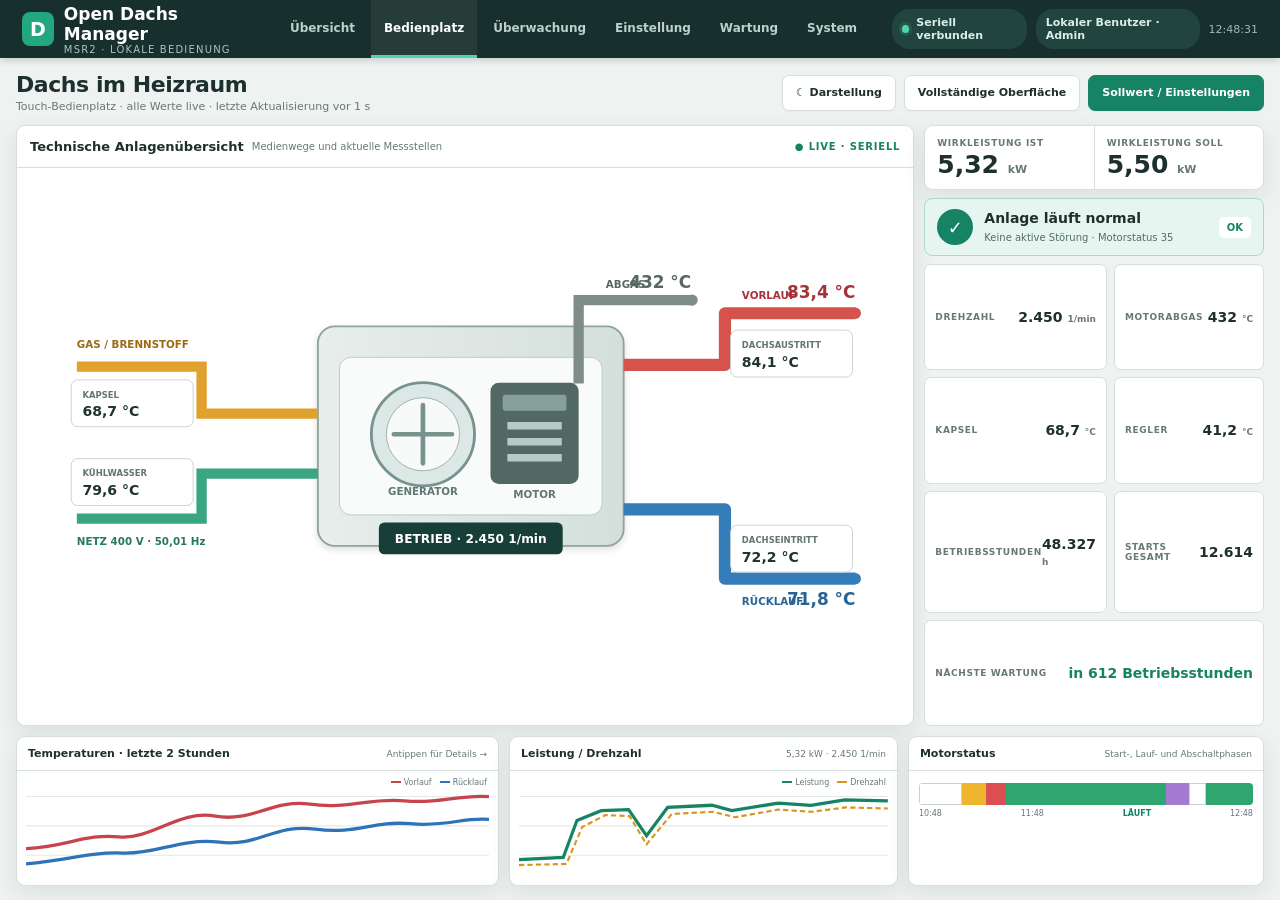
<file: docs/mockups/tablet-bedienplatz-1366x768.html>
<!doctype html>
<html lang="de">
<head>
  <meta charset="utf-8">
  <meta name="viewport" content="width=device-width,initial-scale=1">
  <title>Open Dachs Manager · Bedienplatz Mockup</title>
  <style>
    :root{--bg:#eef2f1;--surface:#fff;--ink:#1d302e;--muted:#667976;--line:#d6dfdd;--green:#168365;--green2:#22a77f;--soft:#e3f3ed;--amber:#d89520;--red:#c8444d;--blue:#2e72b8;--shadow:0 7px 22px rgba(37,64,59,.09)}
    *{box-sizing:border-box}html,body{margin:0;width:100%;height:100%;overflow:hidden;background:var(--bg);color:var(--ink);font-family:Inter,ui-sans-serif,system-ui,-apple-system,"Segoe UI",sans-serif}
    body{display:grid;grid-template-rows:58px 1fr}
    header{display:flex;align-items:center;gap:22px;padding:0 22px;background:#18302d;color:#fff;box-shadow:0 2px 8px rgba(0,0,0,.18)}
    .brand{display:flex;align-items:center;gap:10px;min-width:225px}.mark{display:grid;place-items:center;width:34px;height:34px;border-radius:8px;background:var(--green2);font-size:19px;font-weight:900}.brand b{font-size:17px}.brand small{display:block;color:#a9c5bf;font-size:10px;letter-spacing:.12em;text-transform:uppercase}
    nav{display:flex;align-self:stretch;gap:3px}nav span{display:grid;place-items:center;padding:0 13px;color:#bcd0cc;font-size:12px;font-weight:700;border-bottom:3px solid transparent}.active{color:#fff!important;background:rgba(255,255,255,.06);border-bottom-color:#4ed4ad!important}
    .head-status{display:flex;align-items:center;gap:9px;margin-left:auto}.pill{display:flex;align-items:center;gap:7px;padding:7px 10px;border-radius:18px;background:#22443e;color:#d9eee9;font-size:11px;font-weight:750}.dot{width:8px;height:8px;border-radius:50%;background:#50d4a9;box-shadow:0 0 0 3px rgba(80,212,169,.14)}.clock{color:#9fb9b4;font-size:11px}
    main{padding:12px 16px 14px;display:grid;grid-template-rows:45px minmax(0,1fr) 150px;gap:10px;min-height:0}
    .titlebar{display:flex;align-items:center}.titlebar h1{margin:0;font-size:22px;letter-spacing:-.02em}.titlebar p{margin:3px 0 0;color:var(--muted);font-size:11px}.title-actions{display:flex;gap:8px;margin-left:auto}.button{display:grid;place-items:center;min-height:36px;padding:0 13px;border:1px solid var(--line);border-radius:7px;background:var(--surface);font-size:11px;font-weight:750;box-shadow:0 1px 2px rgba(0,0,0,.04)}.button.green{border-color:var(--green);background:var(--green);color:#fff}
    .middle{display:grid;grid-template-columns:minmax(0,2.38fr) minmax(310px,.9fr);gap:10px;min-height:0}.panel{background:var(--surface);border:1px solid var(--line);border-radius:9px;box-shadow:var(--shadow);overflow:hidden}.panel-head{height:42px;display:flex;align-items:center;padding:0 13px;border-bottom:1px solid var(--line)}.panel-head b{font-size:13px}.panel-head small{margin-left:8px;color:var(--muted);font-size:10px}.live{margin-left:auto;color:var(--green);font-size:10px;font-weight:850;letter-spacing:.08em}
    .schematic{height:calc(100% - 42px);padding:8px 12px 10px}.schematic svg{display:block;width:100%;height:100%}
    .side{display:grid;grid-template-rows:auto auto 1fr;gap:8px;min-height:0}.hero{display:grid;grid-template-columns:1fr 1fr;gap:1px;background:var(--line)}.hero>div{padding:12px;background:#fff}.hero span,.metric span{display:block;color:var(--muted);font-size:9px;font-weight:750;letter-spacing:.07em;text-transform:uppercase}.hero strong{display:block;margin-top:4px;font-size:25px;line-height:1}.hero em{font-size:11px;font-style:normal;color:var(--muted)}
    .state{display:flex;align-items:center;gap:11px;padding:10px 12px;background:#e6f5ef;border:1px solid #a9d9c8;border-radius:8px}.state-icon{display:grid;place-items:center;width:36px;height:36px;border-radius:50%;background:var(--green);color:#fff;font-size:18px}.state b{display:block;font-size:14px}.state small{color:#4f6e67;font-size:10px}.state .code{margin-left:auto;padding:5px 8px;border-radius:5px;background:#fff;color:var(--green);font-size:10px;font-weight:850}
    .metrics{display:grid;grid-template-columns:1fr 1fr;gap:7px;min-height:0}.metric{display:flex;align-items:center;justify-content:space-between;padding:8px 10px;border:1px solid var(--line);border-radius:7px;background:#fff}.metric strong{font-size:14px}.metric small{font-size:9px;color:var(--muted)}.metric.wide{grid-column:1/-1}.service{color:var(--green)}
    .trends{display:grid;grid-template-columns:1.18fr .95fr .87fr;gap:10px;min-height:0}.trend{display:grid;grid-template-rows:34px 1fr;min-width:0}.trend-title{display:flex;align-items:center;padding:0 11px;border-bottom:1px solid var(--line)}.trend-title b{font-size:11px}.trend-title span{margin-left:auto;color:var(--muted);font-size:9px}.chart{position:relative;padding:6px 9px 8px}.chart svg{width:100%;height:100%;display:block}.legend{position:absolute;right:11px;top:7px;display:flex;gap:8px;font-size:8px;color:var(--muted)}.key:before{content:"";display:inline-block;width:10px;height:2px;margin:0 3px 2px 0;background:var(--c)}
    .statusband{display:flex;height:22px;margin:12px 10px 4px;border-radius:4px;overflow:hidden}.statusband i{display:block}.statusnote{display:flex;justify-content:space-between;padding:0 10px;color:var(--muted);font-size:8px}.touch-note{position:absolute;left:-9999px}
  </style>
</head>
<body>
  <header>
    <div class="brand"><span class="mark">D</span><div><b>Open Dachs Manager</b><small>MSR2 · lokale Bedienung</small></div></div>
    <nav><span>Übersicht</span><span class="active">Bedienplatz</span><span>Überwachung</span><span>Einstellung</span><span>Wartung</span><span>System</span></nav>
    <div class="head-status"><span class="pill"><i class="dot"></i> Seriell verbunden</span><span class="pill">Lokaler Benutzer · Admin</span><span class="clock">12:48:31</span></div>
  </header>
  <main>
    <section class="titlebar"><div><h1>Dachs im Heizraum</h1><p>Touch-Bedienplatz · alle Werte live · letzte Aktualisierung vor 1 s</p></div><div class="title-actions"><span class="button">☾ Darstellung</span><span class="button">Vollständige Oberfläche</span><span class="button green">Sollwert / Einstellungen</span></div></section>
    <section class="middle">
      <article class="panel">
        <div class="panel-head"><b>Technische Anlagenübersicht</b><small>Medienwege und aktuelle Messstellen</small><span class="live">● LIVE · SERIELL</span></div>
        <div class="schematic">
          <svg viewBox="0 0 930 390" role="img" aria-label="Technische Dachs Anlagenübersicht">
            <defs><linearGradient id="unit" x1="0" x2="1"><stop stop-color="#e7eeec"/><stop offset="1" stop-color="#d4dfdc"/></linearGradient><filter id="s"><feDropShadow dx="0" dy="3" stdDeviation="4" flood-opacity=".13"/></filter></defs>
            <rect x="308" y="68" width="326" height="234" rx="18" fill="url(#unit)" stroke="#8fa39f" stroke-width="2" filter="url(#s)"/>
            <rect x="331" y="101" width="280" height="168" rx="12" fill="#f9fbfa" stroke="#b9c8c5"/>
            <circle cx="420" cy="183" r="55" fill="#dce8e5" stroke="#78938d" stroke-width="3"/><circle cx="420" cy="183" r="39" fill="#f8faf9" stroke="#9cafaa"/><path d="M389 183h62M420 152v62" stroke="#78938d" stroke-width="5" stroke-linecap="round"/><text x="420" y="248" text-anchor="middle" fill="#627873" font-size="11" font-weight="800">GENERATOR</text>
            <rect x="492" y="128" width="94" height="108" rx="9" fill="#526864"/><rect x="505" y="141" width="68" height="17" rx="3" fill="#86a19b"/><path d="M510 174h58M510 191h58M510 208h58" stroke="#b8cac6" stroke-width="8"/><text x="539" y="251" text-anchor="middle" fill="#627873" font-size="11" font-weight="800">MOTOR</text>
            <rect x="373" y="277" width="196" height="34" rx="6" fill="#173f38"/><text x="471" y="299" text-anchor="middle" fill="#fff" font-size="13" font-weight="800">BETRIEB · 2.450 1/min</text>
            <path d="M634 109H742V54H881" fill="none" stroke="#d5524d" stroke-width="13" stroke-linejoin="round"/><path d="M634 263H742V337H881" fill="none" stroke="#347db9" stroke-width="13" stroke-linejoin="round"/><path d="M586 129V40H707" fill="none" stroke="#7e8c8a" stroke-width="11"/><path d="M308 161H184V111H51" fill="none" stroke="#e0a12d" stroke-width="11"/><path d="M308 225H184V273H51" fill="none" stroke="#3aa681" stroke-width="11"/>
            <g font-family="Inter,system-ui"><text x="760" y="39" fill="#a83239" font-size="11" font-weight="800">VORLAUF</text><text x="881" y="38" text-anchor="end" fill="#a83239" font-size="18" font-weight="900">83,4 °C</text><text x="760" y="365" fill="#276394" font-size="11" font-weight="800">RÜCKLAUF</text><text x="881" y="365" text-anchor="end" fill="#276394" font-size="18" font-weight="900">71,8 °C</text><text x="615" y="27" fill="#566865" font-size="11" font-weight="800">ABGAS</text><text x="706" y="27" text-anchor="end" fill="#566865" font-size="18" font-weight="900">432 °C</text><text x="51" y="91" fill="#9a6b14" font-size="11" font-weight="800">GAS / BRENNSTOFF</text><text x="51" y="301" fill="#28785f" font-size="11" font-weight="800">NETZ 400 V · 50,01 Hz</text></g>
            <g fill="#fff" stroke="#c6d2d0"><rect x="748" y="72" width="130" height="50" rx="7"/><rect x="748" y="280" width="130" height="50" rx="7"/><rect x="45" y="125" width="130" height="50" rx="7"/><rect x="45" y="209" width="130" height="50" rx="7"/></g>
            <g fill="#617572" font-size="9" font-weight="750"><text x="760" y="91">DACHSAUSTRITT</text><text x="760" y="111" fill="#1f3431" font-size="15">84,1 °C</text><text x="760" y="299">DACHSEINTRITT</text><text x="760" y="319" fill="#1f3431" font-size="15">72,2 °C</text><text x="57" y="144">KAPSEL</text><text x="57" y="164" fill="#1f3431" font-size="15">68,7 °C</text><text x="57" y="228">KÜHLWASSER</text><text x="57" y="248" fill="#1f3431" font-size="15">79,6 °C</text></g>
            <circle cx="881" cy="54" r="6" fill="#d5524d"/><circle cx="881" cy="337" r="6" fill="#347db9"/><circle cx="707" cy="40" r="6" fill="#7e8c8a"/>
          </svg>
        </div>
      </article>
      <aside class="side">
        <article class="panel hero"><div><span>Wirkleistung Ist</span><strong>5,32 <em>kW</em></strong></div><div><span>Wirkleistung Soll</span><strong>5,50 <em>kW</em></strong></div></article>
        <div class="state"><span class="state-icon">✓</span><div><b>Anlage läuft normal</b><small>Keine aktive Störung · Motorstatus 35</small></div><span class="code">OK</span></div>
        <div class="metrics">
          <div class="metric"><span>Drehzahl</span><strong>2.450 <small>1/min</small></strong></div><div class="metric"><span>Motorabgas</span><strong>432 <small>°C</small></strong></div>
          <div class="metric"><span>Kapsel</span><strong>68,7 <small>°C</small></strong></div><div class="metric"><span>Regler</span><strong>41,2 <small>°C</small></strong></div>
          <div class="metric"><span>Betriebsstunden</span><strong>48.327 <small>h</small></strong></div><div class="metric"><span>Starts gesamt</span><strong>12.614</strong></div>
          <div class="metric wide"><span>Nächste Wartung</span><strong class="service">in 612 Betriebsstunden</strong></div>
        </div>
      </aside>
    </section>
    <section class="trends">
      <article class="panel trend"><div class="trend-title"><b>Temperaturen · letzte 2 Stunden</b><span>Antippen für Details →</span></div><div class="chart"><div class="legend"><span class="key" style="--c:#c8444d">Vorlauf</span><span class="key" style="--c:#2e72b8">Rücklauf</span></div><svg viewBox="0 0 440 92" preserveAspectRatio="none"><g stroke="#e3e9e7" stroke-width="1"><path d="M0 18H440M0 45H440M0 72H440"/></g><path d="M0 66C40 64 56 52 88 55S145 30 180 36S235 20 270 25S327 19 360 22S410 16 440 18" fill="none" stroke="#c8444d" stroke-width="3"/><path d="M0 80C45 76 58 69 92 70S145 56 184 60S235 43 275 48S329 40 365 43S414 37 440 39" fill="none" stroke="#2e72b8" stroke-width="3"/></svg></div></article>
      <article class="panel trend"><div class="trend-title"><b>Leistung / Drehzahl</b><span>5,32 kW · 2.450 1/min</span></div><div class="chart"><div class="legend"><span class="key" style="--c:#168365">Leistung</span><span class="key" style="--c:#d89520">Drehzahl</span></div><svg viewBox="0 0 350 92" preserveAspectRatio="none"><g stroke="#e3e9e7"><path d="M0 18H350M0 45H350M0 72H350"/></g><path d="M0 76L42 74L55 40L78 31L104 30L121 54L141 28L183 26L202 31L246 24L277 26L309 21L350 22" fill="none" stroke="#168365" stroke-width="3"/><path d="M0 81L45 80L60 46L82 35L105 36L121 62L145 34L184 32L205 37L246 30L278 32L310 28L350 29" fill="none" stroke="#d89520" stroke-width="2" stroke-dasharray="5 3"/></svg></div></article>
      <article class="panel trend"><div class="trend-title"><b>Motorstatus</b><span>Start-, Lauf- und Abschaltphasen</span></div><div><div class="statusband"><i style="width:13%;background:#fff;border:1px solid #c9d1d0"></i><i style="width:7%;background:#f0b52e"></i><i style="width:6%;background:#db4e51"></i><i style="width:48%;background:#2fa66f"></i><i style="width:7%;background:#a47ad3"></i><i style="width:5%;background:#fff;border:1px solid #c9d1d0"></i><i style="width:14%;background:#2fa66f"></i></div><div class="statusnote"><span>10:48</span><span>11:48</span><b style="color:#168365">LÄUFT</b><span>12:48</span></div></div></article>
    </section>
  </main>
</body>
</html>
</file>
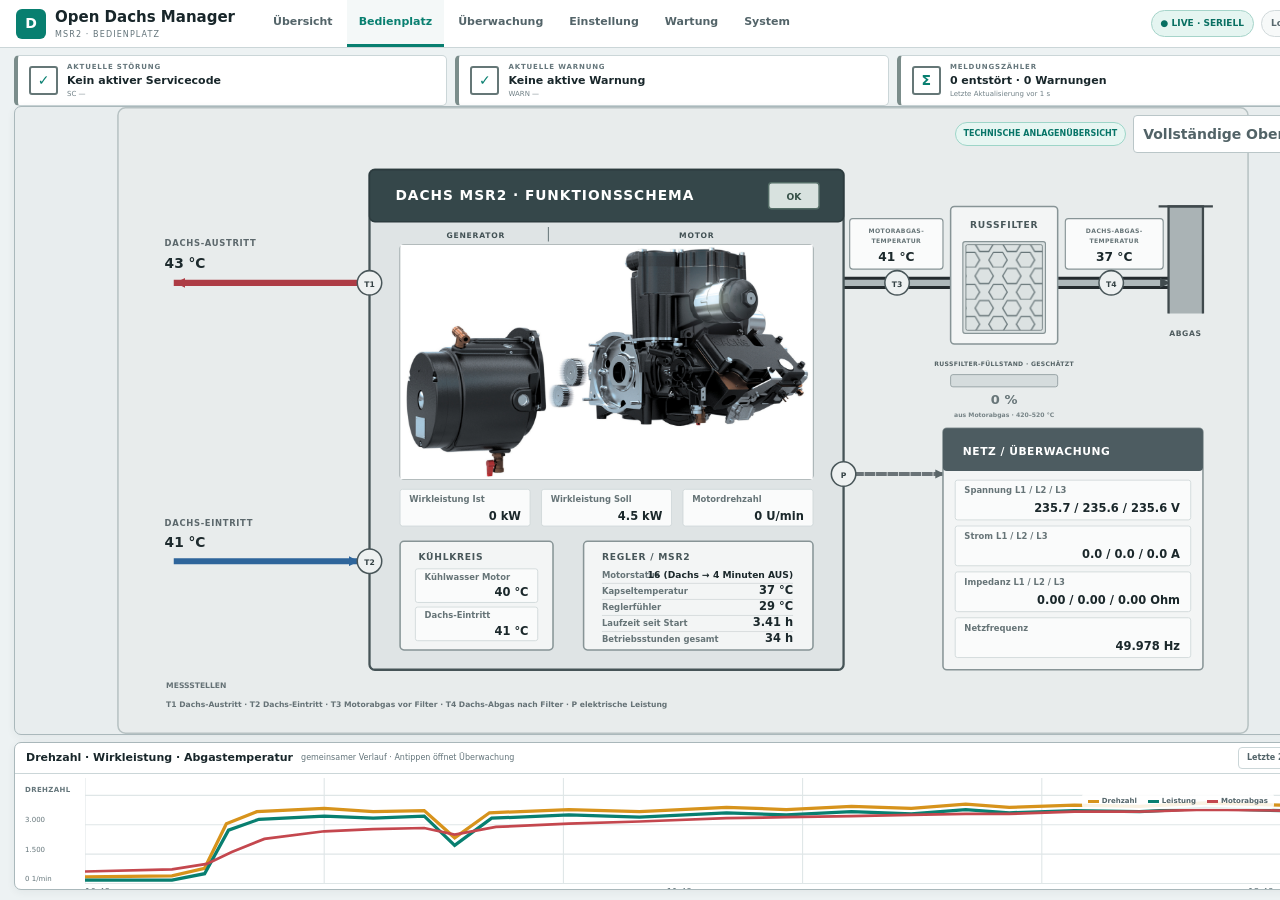
<file: docs/mockups/tablet-bedienplatz-v2-1366x768.html>
<!doctype html>
<html lang="de">
<head>
  <meta charset="utf-8">
  <meta name="viewport" content="width=device-width,initial-scale=1">
  <title>Open Dachs Manager · Bedienplatz V2</title>
  <link rel="stylesheet" href="../../src/open_dachs_manager/web/style.css">
  <style>
    :root { --tablet-green:#087f70; --tablet-ink:#18262a; --tablet-line:#cbd6d8; --tablet-muted:#63747a; }
    * { box-sizing:border-box; }
    html,body { width:1366px; height:768px; margin:0; overflow:hidden; background:#edf2f3; color:var(--tablet-ink); font-family:Inter,system-ui,-apple-system,"Segoe UI",sans-serif; }
    body { display:grid; grid-template-rows:48px 58px 1fr; }
    .tablet-header { display:flex; align-items:center; gap:20px; padding:0 16px; background:#fff; border-bottom:1px solid var(--tablet-line); }
    .tablet-brand { display:flex; align-items:center; gap:9px; min-width:225px; }
    .tablet-logo { display:grid; place-items:center; width:30px; height:30px; border-radius:6px; background:var(--tablet-green); color:#fff; font-weight:900; }
    .tablet-brand strong { display:block; font-size:15px; }
    .tablet-brand small { display:block; color:var(--tablet-muted); font-size:8px; letter-spacing:.14em; }
    .tablet-nav { display:flex; align-self:stretch; gap:2px; }
    .tablet-nav span { display:grid; place-items:center; padding:0 12px; border-bottom:3px solid transparent; color:#536469; font-size:11px; font-weight:800; }
    .tablet-nav .active { color:var(--tablet-green); background:#f4f8f8; border-bottom-color:var(--tablet-green); }
    .tablet-session { display:flex; align-items:center; gap:7px; margin-left:auto; }
    .tablet-pill { padding:6px 9px; border:1px solid #a6d4ca; border-radius:16px; background:#e5f5f1; color:#086f62; font-size:9px; font-weight:850; }
    .tablet-pill.local { border-color:#d1d9db; background:#f7f9f9; color:#58686d; }
    .tablet-status { display:grid; grid-template-columns:1fr 1fr 1.05fr; gap:8px; padding:7px 14px; }
    .tablet-status article { display:flex; align-items:center; min-width:0; padding:6px 11px; border:1px solid var(--tablet-line); border-left:4px solid #7b8d8b; border-radius:5px; background:#fff; }
    .status-mark { display:grid; place-items:center; flex:0 0 29px; height:29px; margin-right:9px; border:2px solid #657777; border-radius:3px; color:#087f70; font-weight:900; }
    .tablet-status small { display:block; color:#65767b; font-size:7px; font-weight:850; letter-spacing:.12em; }
    .tablet-status strong { display:block; overflow:hidden; margin-top:1px; font-size:11px; text-overflow:ellipsis; white-space:nowrap; }
    .tablet-status em { display:block; color:#718187; font-size:7px; font-style:normal; }
    .tablet-main { display:grid; grid-template-rows:minmax(0,1fr) 148px; gap:7px; min-height:0; padding:0 14px 10px; }
    .tablet-panel { min-height:0; overflow:hidden; border:1px solid #aab8bb; border-radius:7px; background:#fff; box-shadow:0 2px 8px rgba(34,54,59,.06); }
    .tablet-schematic { position:relative; background:#e8edee; }
    .tablet-schematic-head { position:absolute; z-index:2; top:8px; right:9px; display:flex; align-items:center; gap:7px; }
    .tablet-schematic-head span { padding:5px 8px; border:1px solid #9dd5c8; border-radius:15px; background:#e7f6f2; color:#087568; font-size:8px; font-weight:900; }
    .tablet-schematic-head button { padding:5px 9px; border:1px solid #bac6c8; border-radius:4px; background:#fff; color:#526367; font:800 8px inherit; }
    #technicalMount { width:100%; height:100%; }
    #technicalMount .hmi-technical-view { display:block !important; width:100%; height:100%; }
    #technicalMount .hmi-technical-diagram { display:block; width:100%; height:100%; max-width:none; }
    .tablet-chart { display:grid; grid-template-rows:31px 1fr; }
    .chart-head { display:flex; align-items:center; padding:0 11px; border-bottom:1px solid var(--tablet-line); }
    .chart-head strong { font-size:11px; }
    .chart-head small { margin-left:8px; color:var(--tablet-muted); font-size:8px; }
    .chart-head .chart-range { margin-left:auto; padding:4px 8px; border:1px solid var(--tablet-line); border-radius:4px; color:#536469; font-size:8px; font-weight:800; }
    .chart-body { display:grid; grid-template-columns:62px 1fr 62px; min-height:0; padding:4px 8px 5px; }
    .chart-axis { display:flex; flex-direction:column; justify-content:space-between; padding:7px 2px 13px; color:#65767b; font-size:7px; }
    .chart-axis.right { text-align:right; }
    .chart-axis b { font-size:7px; letter-spacing:.05em; }
    .plot { position:relative; min-width:0; }
    .plot svg { display:block; width:100%; height:100%; }
    .chart-legend { position:absolute; top:3px; right:7px; display:flex; gap:11px; padding:3px 6px; border-radius:4px; background:rgba(255,255,255,.88); color:#536469; font-size:7px; font-weight:800; }
    .chart-legend i { display:inline-block; width:11px; height:3px; margin-right:3px; vertical-align:middle; background:var(--key); }
  </style>
</head>
<body>
  <header class="tablet-header">
    <div class="tablet-brand"><span class="tablet-logo">D</span><div><strong>Open Dachs Manager</strong><small>MSR2 · BEDIENPLATZ</small></div></div>
    <nav class="tablet-nav"><span>Übersicht</span><span class="active">Bedienplatz</span><span>Überwachung</span><span>Einstellung</span><span>Wartung</span><span>System</span></nav>
    <div class="tablet-session"><span class="tablet-pill">● LIVE · SERIELL</span><span class="tablet-pill local">Lokal · Admin</span></div>
  </header>
  <section class="tablet-status">
    <article><span class="status-mark">✓</span><div><small>AKTUELLE STÖRUNG</small><strong>Kein aktiver Servicecode</strong><em>SC —</em></div></article>
    <article><span class="status-mark">✓</span><div><small>AKTUELLE WARNUNG</small><strong>Keine aktive Warnung</strong><em>WARN —</em></div></article>
    <article><span class="status-mark">Σ</span><div><small>MELDUNGSZÄHLER</small><strong>0 entstört · 0 Warnungen</strong><em>Letzte Aktualisierung vor 1 s</em></div></article>
  </section>
  <main class="tablet-main">
    <section class="tablet-panel tablet-schematic">
      <div class="tablet-schematic-head"><span>TECHNISCHE ANLAGENÜBERSICHT</span><button>Vollständige Oberfläche</button></div>
      <div id="technicalMount" aria-label="Technische Anlagenübersicht"></div>
    </section>
    <section class="tablet-panel tablet-chart">
      <div class="chart-head"><strong>Drehzahl · Wirkleistung · Abgastemperatur</strong><small>gemeinsamer Verlauf · Antippen öffnet Überwachung</small><span class="chart-range">Letzte 2 Stunden ▾</span></div>
      <div class="chart-body">
        <div class="chart-axis"><b>DREHZAHL</b><span>3.000</span><span>1.500</span><span>0 1/min</span></div>
        <div class="plot">
          <div class="chart-legend"><span><i style="--key:#d7931c"></i>Drehzahl</span><span><i style="--key:#087f70"></i>Leistung</span><span><i style="--key:#c4474e"></i>Motorabgas</span></div>
          <svg viewBox="0 0 1100 110" preserveAspectRatio="none" aria-label="Kombiniertes Zeitdiagramm">
            <g stroke="#dfe6e7" stroke-width="1"><path d="M0 16H1100M0 43H1100M0 70H1100M0 97H1100"></path><path d="M0 0V97M220 0V97M440 0V97M660 0V97M880 0V97M1100 0V97"></path></g>
            <path d="M0 91L80 90L110 83L130 42L158 31L220 28L265 31L312 30L340 55L372 32L445 29L510 31L590 27L645 29L705 26L760 28L810 24L850 27L910 25L970 26L1030 23L1100 25" fill="none" stroke="#d7931c" stroke-width="3"></path>
            <path d="M0 94L80 94L110 88L132 48L160 38L220 35L265 37L312 35L340 62L374 37L445 34L510 36L590 32L645 34L705 31L760 33L810 29L850 32L910 30L970 31L1030 28L1100 30" fill="none" stroke="#087f70" stroke-width="3"></path>
            <path d="M0 86L80 84L112 79L135 68L165 56L220 49L265 47L312 46L340 52L378 45L445 42L510 40L590 37L645 36L705 35L760 34L810 33L850 33L910 31L970 31L1030 29L1100 30" fill="none" stroke="#c4474e" stroke-width="2.5"></path>
            <g fill="#697a7f" font-size="8"><text x="0" y="108">10:48</text><text x="535" y="108">11:48</text><text x="1070" y="108">12:48</text></g>
          </svg>
        </div>
        <div class="chart-axis right"><b>LEISTUNG / ABGAS</b><span>6 kW · 600 °C</span><span>3 kW · 300 °C</span><span>0</span></div>
      </div>
    </section>
  </main>
  <script>
    fetch("../../src/open_dachs_manager/web/index.html")
      .then((response) => response.text())
      .then((html) => {
        const source = new DOMParser().parseFromString(html, "text/html");
        const view = source.querySelector('[data-schematic-view="technical"]');
        if (!view) throw new Error("Technisches Schema nicht gefunden");
        view.hidden = false;
        const image = view.querySelector("image");
        if (image) image.setAttribute("href", "../../src/open_dachs_manager/web/dachs-generator-motor.png");
        const values = {
          "v95-tech-dachs-austritt":"43 °C", "v95-tech-dachs-eintritt":"41 °C", "v95-tech-state-code":"OK",
          "v95-tech-wirkleistung":"0 kW", "v95-tech-wirkleistung-soll":"4.5 kW", "v95-tech-drehzahl":"0 U/min",
          "v95-tech-kuehlwasser":"40 °C", "v95-tech-eintritt-inside":"41 °C", "v95-tech-motorstatus":"16 (Dachs → 4 Minuten AUS)",
          "v95-tech-kapsel":"37 °C", "v95-tech-regler":"29 °C", "v95-tech-betriebsstunden":"3.41 h", "v95-tech-betriebsstunden-gesamt":"34 h",
          "v95-tech-abgas-motor":"41 °C", "v95-tech-abgas-hka":"37 °C", "v98-tech-soot-fill":"0 %",
          "v95-tech-voltage":"235.7 / 235.6 / 235.6 V", "v95-tech-current":"0.0 / 0.0 / 0.0 A",
          "v95-tech-impedance":"0.00 / 0.00 / 0.00 Ohm", "v95-tech-frequency":"49.978 Hz"
        };
        Object.entries(values).forEach(([id,value]) => { const node=view.querySelector(`#${id}`); if (node) node.textContent=value; });
        const sootBar=view.querySelector("#v98-tech-soot-bar"); if (sootBar) sootBar.setAttribute("width","0");
        document.querySelector("#technicalMount").append(view);
      });
  </script>
</body>
</html>
</file>
<file: src/open_dachs_manager/web/style.css>
:root {
  color-scheme: light;
  --page: #eef2f3;
  --surface: #ffffff;
  --surface-alt: #f7f9f9;
  --ink: #20272b;
  --muted: #69767b;
  --line: #d1d9dc;
  --line-strong: #a7b4b9;
  --accent: #0f7c69;
  --accent-dark: #0b5d50;
  --accent-soft: #d8eee8;
  --blue: #2563a9;
  --blue-soft: #e5eef9;
  --amber: #a46000;
  --red: #b52b34;
  --red-soft: #fae0e2;
  --shadow: 0 10px 30px rgba(26, 45, 52, .08);
  --chart-grid: #dbe3e5;
  --chart-running-bg: rgba(22, 163, 74, .11);
  --chart-stopped-bg: rgba(220, 38, 38, .09);
  --motor-status-off: #ffffff;
  --motor-status-off-border: #94a3b8;
  --motor-status-preparation: #f59e0b;
  --motor-status-start: #dc2626;
  --motor-status-running: #16a34a;
  --motor-status-shutdown: #7c3aed;
  --motor-status-fault: #7f1d1d;
  --motor-status-ok: #64748b;
  --motor-status-unknown: #94a3b8;
  --motor-status-gap-line: rgba(105, 118, 123, .24);
}
html[data-theme="dark"] { color-scheme: dark; --page:#10191d; --surface:#18252a; --surface-alt:#1d2e34; --ink:#e5eef0; --muted:#a3b4b9; --line:#34464d; --line-strong:#5c7078; --accent:#54c7a9; --accent-dark:#7bd9bf; --accent-soft:#153c34; --blue:#74b4fa; --blue-soft:#1a314b; --amber:#f0b65d; --red:#ff8088; --red-soft:#45252a; --shadow:0 12px 32px rgba(0,0,0,.25); --chart-grid:#35474e; --chart-running-bg:rgba(34,197,94,.13); --chart-stopped-bg:rgba(248,113,113,.11); --motor-status-off:#ffffff; --motor-status-off-border:#94a3b8; --motor-status-preparation:#fbbf24; --motor-status-start:#ef4444; --motor-status-running:#22c55e; --motor-status-shutdown:#a78bfa; --motor-status-fault:#991b1b; --motor-status-ok:#94a3b8; --motor-status-unknown:#64748b; --motor-status-gap-line:rgba(163,180,185,.25); }
* { box-sizing: border-box; }
[hidden] { display:none !important; }
.sr-only { position:absolute !important; width:1px !important; height:1px !important; padding:0 !important; margin:-1px !important; overflow:hidden !important; clip:rect(0,0,0,0) !important; white-space:nowrap !important; border:0 !important; }
html, body { min-width:320px; min-height:100%; margin:0; background:var(--page); color:var(--ink); font:14px/1.45 Inter, ui-sans-serif, system-ui, -apple-system, BlinkMacSystemFont, "Segoe UI", sans-serif; }
button, input, select { font:inherit; }
button { min-height:38px; padding:0 14px; border:1px solid var(--line); border-radius:5px; background:var(--surface); color:var(--ink); font-weight:650; cursor:pointer; }
button:hover:not(:disabled) { border-color:var(--line-strong); background:var(--surface-alt); }
button:disabled { opacity:.45; cursor:not-allowed; }
button.primary { border-color:var(--accent); background:var(--accent); color:#fff; }
button.primary:hover:not(:disabled) { background:var(--accent-dark); }
button.danger { border-color:#c76b73; background:#fff4f4; color:#a51f2a; }
button.danger:hover:not(:disabled) { border-color:#a51f2a; background:#fbe1e3; }
.wide { width:100%; }
label { display:grid; gap:6px; color:var(--muted); font-size:12px; font-weight:650; }
input, select { min-width:0; min-height:38px; padding:7px 10px; border:1px solid var(--line); border-radius:4px; background:var(--surface); color:var(--ink); }
input:focus, select:focus, button:focus-visible { outline:3px solid color-mix(in srgb, var(--accent) 25%, transparent); outline-offset:1px; }
.muted { color:var(--muted); }
.eyebrow { margin:0 0 5px; color:var(--muted); font-size:10px; font-weight:800; letter-spacing:.14em; text-transform:uppercase; }
.version-changelog-button { display:inline; min-height:0; padding:0 1px 1px; border:0; border-bottom:1px dotted currentColor; border-radius:0; background:transparent; color:inherit; font:inherit; letter-spacing:inherit; text-transform:inherit; vertical-align:baseline; }
.version-changelog-button:hover:not(:disabled) { border-color:var(--accent); background:transparent; color:var(--accent); }
.topbar { position:sticky; top:0; z-index:10; border-bottom:1px solid var(--line); background:color-mix(in srgb, var(--surface) 95%, transparent); backdrop-filter:blur(12px); }
.topbar-inner, .shell { width:min(1560px, calc(100% - 32px)); margin:0 auto; }
.topbar-inner { min-height:78px; display:flex; align-items:center; gap:26px; }
.brand { flex:0 0 auto; min-width:178px; }
.brand h1 { margin:0; font-size:22px; letter-spacing:-.02em; }
.main-tabs { display:flex; align-self:stretch; align-items:center; gap:2px; flex:1; min-width:0; overflow-x:auto; }
.tab-button { align-self:center; min-height:46px; border-color:transparent; background:transparent; }
.tab-button.active { border-color:var(--line); background:var(--surface-alt); color:var(--accent); }
.topbar-status { display:flex; flex:0 0 auto; align-items:center; gap:10px; white-space:nowrap; }
.maintenance-header { display:grid; grid-template-columns:auto auto; align-items:center; gap:7px; min-height:34px; padding:3px 10px; border-radius:17px; font-size:11px; }
.maintenance-header span { color:var(--muted); font-weight:700; }
.maintenance-header strong { font-size:12px; }
.maintenance-header.maintenance-green { border-color:#83c9b5; background:var(--accent-soft); color:var(--accent-dark); }
.maintenance-header.maintenance-yellow { border-color:#e7c681; background:#fff1d2; color:var(--amber); }
.maintenance-header.maintenance-red { border-color:#e4a3a9; background:var(--red-soft); color:var(--red); }
.status-pill, .user-badge { display:inline-flex; align-items:center; min-height:30px; padding:3px 9px; border:1px solid var(--line); border-radius:16px; font-size:12px; font-weight:700; }
.status-pill.ok { border-color:#83c9b5; background:var(--accent-soft); color:var(--accent-dark); }
.status-pill.warn { border-color:#e7c681; background:#fff1d2; color:var(--amber); }
.status-pill.error { border-color:#e4a3a9; background:var(--red-soft); color:var(--red); }
.user-badge { color:var(--muted); }
.icon-button { width:38px; padding:0; font-size:20px; }
.shell { padding:28px 0 60px; }
.page-head { display:flex; align-items:flex-start; justify-content:space-between; gap:24px; margin-bottom:22px; }
.page-head h2 { margin:0; font-size:30px; letter-spacing:-.035em; }
.page-head-actions, .chart-tools { display:flex; align-items:center; gap:10px; }
.panel { margin-bottom:20px; padding:22px; border:1px solid var(--line); border-radius:8px; background:var(--surface); box-shadow:var(--shadow); }
.section-head { display:flex; align-items:flex-start; justify-content:space-between; gap:20px; margin-bottom:18px; }
.section-head h3 { margin:0; font-size:18px; letter-spacing:-.02em; }
.metric-grid { display:grid; grid-template-columns:repeat(5, minmax(0, 1fr)); gap:12px; margin-bottom:20px; }
.metric-grid.compact { grid-template-columns:repeat(4, minmax(0, 1fr)); }
.metric-card { min-height:112px; padding:16px; border:1px solid var(--line); border-radius:7px; background:var(--surface); box-shadow:var(--shadow); }
.metric-card .metric-label { color:var(--muted); font-size:12px; font-weight:700; }
.metric-card .metric-value { margin-top:12px; font-size:25px; font-weight:750; letter-spacing:-.03em; }
.metric-card .metric-extra { margin-top:4px; color:var(--muted); font-size:11px; }
.metric-card-empty { grid-column:1 / -1; min-height:82px; }
.metric-card-runtime24h { position:relative; padding-right:48px; }
.runtime24h-settings { position:absolute; top:10px; right:10px; width:30px; min-height:30px; padding:0; border-radius:50%; font-size:15px; line-height:1; }
.dashboard-section { margin-bottom:20px; }
.dashboard-head { align-items:end; margin-bottom:12px; }
.dashboard-head h3 { margin:0; font-size:18px; }
.dashboard-head p.muted { margin:4px 0 0; }
.power-overview-panel { padding-bottom:18px; }
.power-overview-grid { display:grid; grid-template-columns:repeat(2, minmax(0,1fr)); gap:12px; }
.power-value-card { display:grid; gap:7px; min-height:138px; padding:16px; border:1px solid var(--line); border-radius:7px; background:var(--surface-alt); }
.power-value-card > span { color:var(--muted); font-size:12px; font-weight:700; }
.power-value-card > strong { font-size:28px; letter-spacing:-.03em; }
.power-value-card > small { align-self:end; color:var(--muted); font-size:11px; }
.power-target-card { border-color:color-mix(in srgb, var(--accent) 45%, var(--line)); }
.power-target-form { display:grid; gap:5px; }
.power-target-form label { font-size:11px; }
.power-target-input { display:grid; grid-template-columns:minmax(90px, 1fr) auto auto; align-items:center; gap:8px; }
.power-target-input > span { color:var(--muted); font-weight:700; }
.two-column { display:grid; grid-template-columns:1fr 1fr; gap:20px; }
.detail-grid { display:grid; grid-template-columns:repeat(2, minmax(0,1fr)); gap:10px; }
.detail-item { padding:10px 12px; border:1px solid var(--line); border-radius:5px; background:var(--surface-alt); }
.detail-item .detail-label { color:var(--muted); font-size:11px; }
.detail-item .detail-value { margin-top:3px; font-size:16px; font-weight:700; }
.detail-item .detail-extra { margin-top:3px; font-size:11px; }
.detail-item-unavailable .detail-value { color:var(--muted); font-weight:500; }
.detail-item .detail-label-toggle { display:flex; width:100%; justify-content:space-between; align-items:center; gap:6px; min-height:0; padding:0; border:0; background:none; color:var(--muted); font:inherit; font-size:11px; text-align:left; cursor:pointer; text-decoration:underline; text-decoration-style:dotted; text-underline-offset:3px; }
.display-status-history { margin-top:10px; }
.system-subsection { margin-top:14px; }
.system-subheading { margin:0 0 8px; color:var(--muted); font-size:11px; font-weight:700; letter-spacing:.04em; }
.metric-card-soot .metric-extra, .metric-card-ram-telemetry .metric-extra { white-space:normal; }
.metric-card .metric-value.metric-value-lines { font-size:14px; font-weight:650; letter-spacing:0; line-height:1.45; }
.hmi-section-head { align-items:flex-end; }
.hmi-message-grid { display:grid; grid-template-columns:1fr 1fr; gap:10px; margin-bottom:14px; }
.hmi-message-card { display:grid; grid-template-columns:auto minmax(0,1fr) auto; align-items:center; gap:12px; min-height:84px; padding:12px 14px; border:1px solid var(--line); border-left-width:5px; border-radius:6px; background:var(--surface-alt); }
.hmi-message-card.normal { border-left-color:#71817f; }
.hmi-message-card.hmi-control-card.enabled { border-left-color:var(--accent); background:#effbf5; }
.hmi-message-card.warning { border-color:#d59b20; background:#fff8df; color:#5b4108; }
.hmi-message-card.alarm { border-color:#d53140; background:#fff0f1; color:#72131c; }
.hmi-message-symbol { display:grid; place-items:center; width:38px; height:38px; border:2px solid currentColor; border-radius:4px; color:#536360; font-size:19px; font-weight:900; }
.hmi-message-card.warning .hmi-message-symbol { border-radius:50% 50% 4px 4px; color:#9a6700; }
.hmi-message-card.alarm .hmi-message-symbol { color:#bd1e2d; }
.hmi-message-symbol.neutral { color:#64747a; }
.hmi-message-card div { min-width:0; }
.hmi-message-card small { display:block; margin-bottom:3px; color:var(--muted); font-size:9px; font-weight:850; letter-spacing:.11em; }
.hmi-message-card strong { display:block; overflow:hidden; font-size:14px; text-overflow:ellipsis; white-space:nowrap; }
.hmi-message-card div > span { display:block; margin-top:3px; color:var(--muted); font-size:10px; }
.hmi-message-card button { min-height:32px; padding:0 10px; font-size:11px; }
.hmi-message-actions { display:flex; flex-direction:column; gap:5px; }
.hmi-message-actions button { width:100%; }
.hmi-message-counters { grid-template-columns:auto minmax(0,1fr); }
.hmi-control-actions { min-width:96px; }
.hmi-schematic-stage { border:1px solid var(--line-strong); border-radius:8px; background:#e7ebec; }
.hmi-schematic-view { overflow:auto; border-radius:8px; }
.hmi-diagram { display:block; width:100%; height:auto; min-width:920px; font-family:Inter,ui-sans-serif,system-ui,-apple-system,"Segoe UI",sans-serif; }
.hmi-canvas { fill:#e8ecec; stroke:#b7c2c3; stroke-width:2; }
.hmi-pipe,.hmi-exhaust-outer,.hmi-exhaust-inner,.hmi-power-line,.tech95-pipe,.tech95-exhaust-outer,.tech95-exhaust-inner,.tech95-power,.tech95-signal { fill:none; stroke-linecap:square; stroke-linejoin:round; }
.hmi-pipe { stroke-width:10; }
.hmi-hot-pipe { stroke:#ad3c45; }
.hmi-return-pipe { stroke:#2e659b; }
#hmiArrowHot path,#techArrowHot95 path { fill:#ad3c45; }
#hmiArrowReturn path,#techArrowReturn95 path { fill:#2e659b; }
.hmi-exhaust-outer,.tech95-exhaust-outer { stroke:#242b2e; stroke-width:18; }
.hmi-exhaust-inner,.tech95-exhaust-inner { stroke:#aeb8ba; stroke-width:9; }
#hmiArrowGas path,#techArrowGas95 path { fill:#424c4f; }
.hmi-power-line,.tech95-power { stroke:#6a7377; stroke-width:6; stroke-dasharray:10 6; }
#hmiArrowPower path,#techArrowPower95 path { fill:#596467; }
.hmi-media-card rect,.hmi-exhaust-card rect,.hmi-sensor-card rect { fill:#f6f8f8; stroke:#a8b4b5; stroke-width:2; }
.hmi-hot-card rect { stroke:#ad3c45; }
.hmi-return-card rect { stroke:#2e659b; }
.hmi-kicker { fill:#657276; font-size:11px; font-weight:800; letter-spacing:.09em; }
.hmi-card-title { fill:#253034; font-size:18px; font-weight:750; }
.hmi-card-value { fill:#172226; font-size:27px; font-weight:850; }
.hmi-unit-shell { fill:#d5dcdd; stroke:#405052; stroke-width:3; }
.hmi-unit-header { fill:#315e56; stroke:#264c46; stroke-width:2; }
.hmi-unit-title { fill:#fff; font-size:27px; font-weight:850; letter-spacing:.08em; }
.hmi-unit-subtitle { fill:#d4e2df; font-size:11px; font-weight:750; letter-spacing:.08em; }
.hmi-assembly-frame,.tech95-assembly-frame { fill:#fff; stroke:#879496; stroke-width:1.5; }
.hmi-assembly-image,.tech95-assembly-image { image-rendering:auto; }
.hmi-assembly-captions text,.tech95-assembly-captions text { fill:#425154; font-size:10px; font-weight:850; letter-spacing:.1em; }
.hmi-assembly-captions line,.tech95-assembly-captions line { stroke:#738184; stroke-width:1.5; }
.hmi-primary-values .hmi-data-grid { fill:#f5f7f7; stroke:#8b989a; stroke-width:1.5; }
.hmi-primary-values line { stroke:#c1cbcc; stroke-width:1; }
.hmi-value-label { fill:#536164; font-size:8px; font-weight:750; letter-spacing:.025em; }
.hmi-value-main { fill:#152326; font-size:20px; font-weight:850; }
.hmi-value-secondary { fill:#263639; font-size:15px; font-weight:800; }
.hmi-value-status { font-size:12px; }
.hmi-temperature-row rect { fill:#bec8c9; stroke:#748184; stroke-width:1.5; }
.hmi-temperature-row line { stroke:#9ca8aa; stroke-width:1; }
.hmi-temperature-row text:not(.hmi-temp-value) { fill:#586568; font-size:9px; font-weight:800; letter-spacing:.04em; }
.hmi-temp-value { fill:#1c292c; font-size:16px; font-weight:850; }
.hmi-svg-state rect { stroke-width:2; }
.hmi-svg-state text { font-size:12px; font-weight:900; }
.hmi-svg-state.normal rect { fill:#d8e2df; stroke:#536c66; }.hmi-svg-state.normal text { fill:#355047; }
.hmi-svg-state.warning rect { fill:#f4cc4c; stroke:#9a6700; }.hmi-svg-state.warning text { fill:#593b00; }
.hmi-svg-state.alarm rect { fill:#df3848; stroke:#8e1723; }.hmi-svg-state.alarm text { fill:#fff; }
.hmi-exhaust-card rect { stroke:#596366; }
.hmi-network-card > rect:first-child { fill:#f5f7f7; stroke:#738185; stroke-width:2; }
.hmi-network-head { fill:#4d5c61; }
.hmi-network-title { fill:#fff; font-size:15px; font-weight:800; letter-spacing:.05em; }
.hmi-network-label { fill:#617075; font-size:10px; font-weight:700; }
.hmi-network-value { fill:#1e2a2e; font-size:14px; font-weight:850; }
.hmi-sensor-label { fill:#667477; font-size:11px; font-weight:850; }
.hmi-sensor-value { fill:#263337; font-size:13px; font-weight:850; }
.tech95-pipe { stroke-width:8; }.tech95-pipe.hot { stroke:#ad3c45; }.tech95-pipe.return { stroke:#2e659b; }
.tech95-exhaust-outer { stroke-width:16; }.tech95-exhaust-inner { stroke-width:8; }
.tech95-power { stroke-width:5; stroke-dasharray:9 6; }
.tech95-signal { stroke:#879497; stroke-width:2; stroke-dasharray:5 5; }
.tech95-boundary-labels text:not(.tech95-boundary-value) { fill:#5c686c; font-size:11px; font-weight:850; letter-spacing:.08em; }
.tech95-boundary-value { fill:#1d2a2d; font-size:18px; font-weight:850; }
.tech95-shell { fill:#dfe4e5; stroke:#465457; stroke-width:3; }
.tech95-head { fill:#35474a; stroke:#2c3b3e; stroke-width:2; }
.tech95-title { fill:#fff; font-size:18px; font-weight:850; letter-spacing:.07em; }
.tech95-module rect,.tech95-filter rect:first-child,.tech95-network > rect:first-child { fill:#f3f5f5; stroke:#879496; stroke-width:2; }
.tech95-module .tech95-data-cell,.tech95-assembly-data .tech95-data-cell,.tech95-network .tech95-data-cell { fill:#fafbfb; stroke:#cbd4d5; stroke-width:1; }
.tech95-module-title { fill:#48575a; font-size:12px; font-weight:850; letter-spacing:.08em; }
.tech95-engine { fill:none; stroke:#788588; stroke-width:4; }
.tech95-label { fill:#667477; font-size:11px; font-weight:650; }
.tech95-value { fill:#1b282b; font-size:15px; font-weight:850; font-variant-numeric:tabular-nums; }
.tech95-status-value { font-size:12px; }
.tech95-module-note { fill:#7a8789; font-size:8px; font-weight:750; letter-spacing:.06em; }
.tech95-row-rule { stroke:#d0d7d8; stroke-width:1; }
.tech95-exchanger { fill:none; stroke:#657477; stroke-width:4; stroke-linejoin:round; }
.tech95-honeycomb-core { fill:#dce2e2; stroke:#879496; stroke-width:1.5; }
.tech95-honeycomb-pattern { fill:url(#techHoneycomb95); stroke:#677477; stroke-width:1; }
#techHoneycomb95 path { fill:none; stroke:#687679; stroke-width:1.6; }
.tech95-exhaust-reading rect { fill:#fafbfb; stroke:#879496; stroke-width:1.5; }
.tech95-reading-label { fill:#667477; font-size:8px; font-weight:850; letter-spacing:.06em; }
.tech95-reading-value { fill:#1b282b; font-size:16px; font-weight:900; font-variant-numeric:tabular-nums; }
.tech95-soot-label { fill:#566467; font-size:8px; font-weight:850; letter-spacing:.05em; }
.tech95-soot-track { fill:#d5dcdd; stroke:#879496; stroke-width:1; }
.tech95-soot-bar { fill:#879496; transition:width .25s ease,fill .25s ease; }
.tech95-soot-value { fill:#687679; font-size:17px; font-weight:900; font-variant-numeric:tabular-nums; }
.tech95-soot-source { fill:#778487; font-size:8px; font-weight:700; }
.tech95-soot-gauge.green .tech95-soot-bar { fill:#15956b; }
.tech95-soot-gauge.green .tech95-soot-value { fill:#0d7652; }
.tech95-soot-gauge.orange .tech95-soot-bar { fill:#dc9216; }
.tech95-soot-gauge.orange .tech95-soot-value { fill:#a96208; }
.tech95-soot-gauge.red .tech95-soot-bar { fill:#d13e4b; }
.tech95-soot-gauge.red .tech95-soot-value { fill:#b31e2e; }
.tech95-flue path { fill:#aab3b5; stroke:#3f494c; stroke-width:3; }
.tech95-flue text { fill:#4e5b5e; font-size:10px; font-weight:850; letter-spacing:.08em; }
.tech95-network-head { fill:#4d5c61; }
.tech95-network-title { fill:#fff; font-size:14px; font-weight:850; letter-spacing:.05em; }
.tech95-sensors circle { fill:#eef1f1; stroke:#495659; stroke-width:2; }
.tech95-sensors text { fill:#344144; font-size:10px; font-weight:850; }
.tech95-legend text { fill:#657276; font-size:10px; font-weight:650; }
.plant-board-panel { overflow:hidden; }
.plant-board { display:grid; grid-template-columns:minmax(190px,.78fr) minmax(390px,1.45fr) minmax(240px,.92fr); grid-template-areas:"hot dachs exhaust" "return dachs network" "sensors dachs network"; align-items:stretch; gap:14px 0; padding:18px; border:1px solid #bdc8c7; border-radius:7px; background:#e9eeed; }
.plant-flow,.plant-sensor-card,.plant-network-card,.plant-unit-card { position:relative; min-width:0; border:1px solid #aebbb9; background:#fff; }
.plant-flow { align-self:center; min-height:128px; padding:18px; }
.plant-flow small,.plant-unit-card small,.plant-network-card small,.plant-sensor-card > small { display:block; font-size:9px; font-style:normal; font-weight:850; letter-spacing:.11em; }
.plant-flow strong { display:block; margin-top:7px; font-size:14px; }
.plant-flow b { display:block; margin-top:4px; font-size:25px; letter-spacing:-.03em; }
.plant-flow em { display:block; margin-top:7px; color:#65716f; font-size:10px; font-style:normal; }
.plant-flow-hot { grid-area:hot; margin-right:28px; border-left:7px solid #dc2638; background:#fff5f5; color:#8e1623; }
.plant-flow-return { grid-area:return; margin-right:28px; border-left:7px solid #1763c6; background:#f3f7ff; color:#164d91; }
.plant-flow-exhaust { grid-area:exhaust; margin-left:28px; border-left:7px solid #32393b; background:#f5f6f6; color:#20282a; }
.plant-flow-rail { position:absolute; z-index:2; top:50%; display:flex; align-items:center; height:18px; margin-top:-9px; font-size:22px; font-weight:950; line-height:18px; }
.plant-flow-hot .plant-flow-rail,.plant-flow-return .plant-flow-rail { right:-29px; justify-content:flex-end; width:29px; }
.plant-flow-hot .plant-flow-rail { border-top:7px solid #dc2638; color:#dc2638; }
.plant-flow-return .plant-flow-rail { border-top:7px solid #1763c6; color:#1763c6; }
.plant-flow-exhaust .plant-flow-rail { left:-29px; justify-content:flex-start; width:29px; border-top:9px double #303738; color:#303738; }
.plant-unit-card { grid-area:dachs; overflow:hidden; border:2px solid #123f38; border-radius:4px; background:#075e50; color:#f6fbfa; box-shadow:0 8px 22px rgba(16,58,51,.18); }
.plant-unit-card > header,.plant-network-card > header { display:flex; align-items:center; justify-content:space-between; min-height:68px; padding:12px 18px; border-bottom:1px solid rgba(255,255,255,.22); background:#064c42; }
.plant-unit-card h4,.plant-network-card h4 { margin:2px 0 0; font-size:25px; letter-spacing:.09em; }
.plant-unit-card header small { color:#b5ded5; }
.plant-unit-card header i { width:15px; height:15px; border:2px solid #d9ffeb; border-radius:50%; background:#62dd9b; box-shadow:0 0 0 5px rgba(98,221,155,.15); }
.plant-data-table { width:100%; border-collapse:collapse; table-layout:fixed; }
.plant-data-table th,.plant-data-table td { padding:10px 14px; border-bottom:1px solid rgba(255,255,255,.14); text-align:left; }
.plant-data-table th { width:58%; font-size:11px; font-weight:650; }
.plant-data-table td { font-size:14px; font-weight:850; text-align:right; }
.plant-unit-card .plant-data-table tr:nth-child(even) { background:rgba(255,255,255,.055); }
.plant-temperature-grid { display:grid; grid-template-columns:repeat(2,minmax(0,1fr)); gap:1px; padding:1px; background:#427c72; }
.plant-temperature-grid > div { min-height:72px; padding:12px 14px; background:#0a5147; }
.plant-temperature-grid small { color:#acd7ce; letter-spacing:.04em; }
.plant-temperature-grid strong { display:block; margin-top:5px; font-size:17px; }
.plant-sensor-card { grid-area:sensors; align-self:start; margin-right:28px; padding:15px 17px; border-left:7px solid #d49b1f; background:#fff9df; color:#63450d; }
.plant-sensor-card dl { margin:10px 0 0; }
.plant-sensor-card dl div { display:flex; justify-content:space-between; gap:10px; padding:7px 0; border-top:1px solid #ead8a2; }
.plant-sensor-card dt { font-size:11px; }
.plant-sensor-card dd { margin:0; font-weight:850; }
.plant-network-card { grid-area:network; align-self:stretch; margin-left:28px; border-color:#71828a; background:#f8fafb; color:#263238; }
.plant-network-card > header { min-height:60px; border-color:#66777e; background:#40535a; color:#fff; }
.plant-network-card h4 { font-size:15px; letter-spacing:.04em; }
.plant-network-card header small { color:#c9d4d8; }
.plant-network-card .plant-data-table th,.plant-network-card .plant-data-table td { padding:12px; border-color:#d7dfe2; }
.plant-network-card .plant-data-table th { width:55%; color:#536268; }
.plant-network-card .plant-data-table tr:nth-child(even) { background:#edf2f4; }
.plant-network-card p { margin:12px; color:#68777c; font-size:10px; }
.plant-schematic { display:block; width:100%; height:auto; min-height:280px; border:1px solid var(--line); border-radius:6px; background:var(--surface-alt); }
.schematic-stage { width:100%; }
.schematic-toolbar { display:flex; align-items:center; gap:14px; }
.schematic-switch { display:flex; gap:4px; padding:3px; border:1px solid var(--line); border-radius:5px; background:var(--surface-alt); }
.schematic-switch button { min-height:30px; padding:0 10px; border-color:transparent; border-radius:3px; background:transparent; color:var(--muted); font-size:12px; }
.schematic-switch button.active { border-color:var(--accent); background:var(--accent); color:#fff; }
.schematic-stage .technical-schematic { display:none; }
.schematic-stage.detail-mode .compact-schematic { display:none; }
.schematic-stage.detail-mode .technical-schematic { display:block; }
.compact-schematic { min-height:420px; border-color:#7b8785; background:#e9edec; }
.compact-background { fill:#e9edec; }
.compact-frame { fill:none; stroke:#c5d0ce; stroke-width:1.5; }
.compact-diagram-title { fill:#263b39; font-size:18px; font-weight:800; letter-spacing:.02em; }
.compact-diagram-note { fill:#60716e; font-size:11px; font-weight:800; letter-spacing:.12em; }
.compact-pipe { fill:none; stroke-width:9; stroke-linecap:round; stroke-linejoin:round; }
.compact-hot { stroke:#e51c2f; }
.compact-return { stroke:#1557c0; }
#arrowCompactHot path { fill:#f00022; }
#arrowCompactReturn path { fill:#176be1; }
.compact-dachs-body { fill:#006052; stroke:#17312d; stroke-width:3; }
.compact-dachs-head { fill:#087765; stroke:#17312d; stroke-width:2; }
.compact-status-lamp { fill:#7de0a5; stroke:#d5f8e0; stroke-width:2; }
.compact-engine-mark, .compact-generator-cross { fill:none; stroke:#86c2b4; stroke-width:3; opacity:.8; }
.compact-generator-mark { fill:none; stroke:#86c2b4; stroke-width:3; opacity:.8; }
.compact-unit-rule { stroke:#63a99a; stroke-width:1; opacity:.9; }
.compact-unit-title { fill:#f7fbfa; font-size:23px; font-weight:800; letter-spacing:.02em; }
.compact-unit-subtitle { fill:#b9ddd4; font-size:10px; font-weight:800; letter-spacing:.08em; }
.compact-head-value { fill:#fff; font-size:14px; font-weight:850; }
.compact-unit-caption, .compact-unit-label { fill:#cde8e3; font-size:14px; }
.compact-long-label { font-size:13px; }
.compact-unit-value { fill:#fff; font-size:17px; font-weight:800; }
.compact-status { font-size:14px; }
.compact-pipe-label { font-size:12px; font-weight:850; letter-spacing:.1em; }
.compact-pipe-value { font-size:18px; font-weight:850; paint-order:stroke; stroke:#e9edec; stroke-width:4px; }
.compact-hot-label, .compact-hot-text { fill:#b81122; }
.compact-return-label, .compact-return-text { fill:#154b9e; }
.compact-gas-pipe-outer { fill:none; stroke:#171c1d; stroke-width:18; stroke-linecap:square; stroke-linejoin:miter; }
.compact-gas-pipe-inner { fill:none; stroke:url(#compactGasMetal); stroke-width:11; stroke-linecap:square; stroke-linejoin:miter; }
.compact-gas-label { fill:#364142; font-size:11px; font-weight:850; letter-spacing:.07em; }
.compact-gas-value { fill:#1f2e30; font-size:18px; font-weight:850; paint-order:stroke; stroke:#e9edec; stroke-width:4px; }
.compact-exhaust-throat { fill:url(#compactGasMetal); stroke:#171c1d; stroke-width:5; }
.compact-exhaust-throat-line { stroke:#171c1d; stroke-width:3; opacity:.75; }
.compact-condenser-body { fill:#07574f; stroke:#17312d; stroke-width:3; }
.compact-condenser-head { fill:#0b7166; stroke:#17312d; stroke-width:2; }
.compact-condenser-title { fill:#f6fbfa; font-size:18px; font-weight:850; letter-spacing:.1em; }
.compact-condenser-subtitle { fill:#a9d8cf; font-size:10px; font-weight:800; letter-spacing:.05em; }
.compact-condenser-core { fill:#0b4743; stroke:#76b9ae; stroke-width:2; }
.compact-exchanger { fill:none; stroke:#b9e4da; stroke-width:4; opacity:.8; }
.compact-condenser-divider { stroke:#8ccac0; stroke-width:1.5; opacity:.55; }
.compact-condenser-foot { fill:#c8e7e1; font-size:12px; font-weight:700; }
.compact-condenser-unit { display:none; }
.compact-control-body { fill:#f3f7f6; stroke:#315c57; stroke-width:2; }
.compact-control-head { fill:#315c57; }
.compact-control-title { fill:#fff; font-size:15px; font-weight:850; letter-spacing:.06em; }
.compact-control-subtitle { fill:#c8e4df; font-size:9px; font-weight:800; letter-spacing:.04em; }
.compact-control-label { fill:#4b6763; font-size:12px; }
.compact-control-value { fill:#102c2c; font-size:13px; font-weight:850; }
.compact-control-note { fill:#718480; font-size:9px; }
.compact-regler-sensor rect { fill:#f4ed69; stroke:#625f1e; stroke-width:1.5; }
.compact-regler-sensor text { fill:#393819; font-size:10px; font-weight:850; }
.compact-regler-sensor text[id] { font-size:14px; }
.schematic-edges path { fill:none; stroke-width:5; }
.heat-line { stroke:#d97706; }
.cool-line { stroke:#2563eb; }
.gas-line { stroke:#7c3aed; }
.schematic-node rect { fill:var(--surface); stroke:var(--line-strong); stroke-width:2; }
.schematic-node.dachs-node rect { fill:var(--accent-soft); stroke:var(--accent); }
.schematic-node.condenser-node rect { fill:var(--blue-soft); stroke:var(--blue); }
.node-title { font-size:18px; font-weight:800; fill:var(--ink); }
.schematic-node text:not(.node-value) { fill:var(--muted); font-size:13px; }
.node-value { fill:var(--ink); font-size:17px; font-weight:800; }
.schematic-label { font-size:12px; font-weight:700; }
.heat-label { fill:#b45309; }.cool-label { fill:#1d4ed8; }.gas-label { fill:#6d28d9; }
.technical-schematic { background:#fbfcfc; }
.tech-grid path { fill:none; stroke:#dce7e5; stroke-width:1; opacity:.55; }
.technical-pipe { fill:none; stroke-width:7; stroke-linecap:round; stroke-linejoin:round; }
.technical-pipe.pipe-hot { stroke:#e41478; marker-end:url(#arrowTechHot); }
.technical-pipe.pipe-return { stroke:#2948c7; marker-end:url(#arrowTechReturn); }
.technical-pipe.pipe-cool { stroke:#008b93; marker-end:url(#arrowTechCool); }
.technical-pipe.pipe-gas { stroke:#7133a9; marker-end:url(#arrowTechGas); stroke-width:6; }
.technical-edges, .condenser-technical, .filter-technical, .chimney-technical, .hydraulic-technical, .sensor-box, .technical-legend { display:none; }
.technical-simple-edges .pipe-hot { stroke:#e41478; marker-end:url(#arrowTechHot); }
.technical-simple-edges .pipe-return { stroke:#2948c7; marker-end:url(#arrowTechReturn); }
.technical-simple-edges .pipe-gas { stroke:#4d5658; marker-end:url(#arrowTechGas); stroke-width:8; }
.simple-pipe-label, .simple-gas-label { font-size:12px; font-weight:850; letter-spacing:.05em; }
.simple-pipe-value, .simple-gas-value { font-size:17px; font-weight:850; paint-order:stroke; stroke:#fbfcfc; stroke-width:4px; }
.simple-hot-label, .simple-hot-value { fill:#b81122; }.simple-return-label, .simple-return-value { fill:#154b9e; }.simple-gas-label, .simple-gas-value { fill:#364142; }
.technical-simple-regler rect { fill:#f4ed69; stroke:#625f1e; stroke-width:1.5; }.technical-simple-regler text { fill:#393819; font-size:10px; font-weight:850; }.technical-simple-regler text[id] { font-size:14px; }
.technical-control-panel > rect:first-child { fill:#f3f7f6; stroke:#315c57; stroke-width:2; }
.technical-control-head { fill:#315c57; }
.technical-control-title { fill:#fff; font-size:17px; font-weight:850; letter-spacing:.06em; }
.technical-control-subtitle { fill:#c8e4df; font-size:10px; font-weight:800; letter-spacing:.04em; }
.technical-control-label { fill:#4b6763; font-size:13px; }
.technical-control-value { fill:#102c2c; font-size:15px; font-weight:850; }
.technical-control-rule { stroke:#9dbbb5; stroke-width:1; }
.technical-control-note { fill:#718480; font-size:10px; }
.technical-pipe.pipe-hot:not([marker-end]), .technical-pipe.pipe-return:not([marker-end]) { marker-end:none; }
#arrowTechHot path { fill:#e41478; }
#arrowTechReturn path { fill:#2948c7; }
#arrowTechCool path { fill:#008b93; }
#arrowTechGas path { fill:#7133a9; }
.technical-unit .unit-frame { fill:#f7faf9; stroke:#155d56; stroke-width:2; }
.dachs-technical .unit-frame { fill:#eef8f5; stroke:#096b61; }
.technical-unit .unit-top { fill:#0d8779; stroke:#07594f; stroke-width:2; }
.dachs-technical .unit-top { fill:#208d70; }
.technical-unit .unit-headline { fill:#fff; font-size:18px; font-weight:800; letter-spacing:.08em; }
.technical-unit .small-headline { font-size:13px; }
.technical-unit .unit-subline { fill:#d7f2ec; font-size:10px; font-weight:700; letter-spacing:.08em; }
.unit-lamp { fill:#a8f05a; stroke:#f3ffd9; stroke-width:2; }
.condenser-lamp { fill:#f3d64e; }
.engine-block { fill:#263238; stroke:#101719; stroke-width:2; }
.engine-detail { fill:none; stroke:#9fb4b1; stroke-width:4; opacity:.72; }
.generator-symbol { fill:#4d6669; stroke:#cadbd8; stroke-width:2; }
.generator-detail { fill:none; stroke:#d8efeb; stroke-width:2; }
.unit-caption, .condenser-caption { fill:#2e4a4a; font-size:12px; font-weight:700; }
.unit-rule { stroke:#a7c5c0; stroke-width:1; }
.unit-label { fill:#52706e; font-size:12px; }
.unit-value { fill:#102c2c; font-size:15px; font-weight:800; }
.status-value { fill:#7a2633; font-size:12px; }
.condenser-core { fill:#e4f0ee; stroke:#478f85; stroke-width:2; }
.heat-exchanger { fill:none; stroke:#e41478; stroke-width:5; stroke-linejoin:round; }
.condenser-divider { stroke:#88b7b0; stroke-width:2; stroke-dasharray:4 5; }
.filter-frame { fill:#f5f2fa; stroke:#7133a9; stroke-width:2; }
.filter-top { fill:#7133a9; stroke:#52257e; stroke-width:2; }
.filter-core { fill:#e3d7ee; stroke:#7133a9; stroke-width:2; }
.filter-mesh { fill:none; stroke:#9669b7; stroke-width:2; }
.filter-caption, .chimney-label { fill:#5b3973; font-size:11px; font-weight:700; }
.chimney-body { fill:#ddd9e4; stroke:#7133a9; stroke-width:2; }
.chimney-cap { stroke:#7133a9; stroke-width:4; }
.buffer-body { fill:#eaf1f6; stroke:#2948c7; stroke-width:2; }
.buffer-top, .buffer-bottom { fill:#d6e4ee; stroke:#2948c7; stroke-width:2; }
.buffer-level { stroke:#8aa8c0; stroke-width:2; stroke-dasharray:5 5; }
.buffer-label { fill:#36556c; font-size:12px; font-weight:800; letter-spacing:.08em; }
.buffer-note, .pump-label { fill:#587087; font-size:10px; }
.pump-symbol circle { fill:#f8fafc; stroke:#2948c7; stroke-width:2; }
.pump-symbol path { fill:#2948c7; }
.return-pump circle { stroke:#21399f; }
.sensor-box { fill:#f4ed69; stroke:#625f1e; stroke-width:1.5; }
.sensor-box text { fill:#393819; font-size:10px; font-weight:800; }
.sensor-box text[id] { font-size:13px; }
.technical-legend text { fill:#59716e; font-size:11px; }
.technical-legend line { stroke-width:5; }
.legend-hot { stroke:#e41478; }.legend-return { stroke:#2948c7; }.legend-cool { stroke:#008b93; }.legend-gas { stroke:#7133a9; }
.legend-sensor { fill:#f4ed69; stroke:#625f1e; stroke-width:1.5; }
.diagram-note { fill:#7b8f8d !important; font-size:10px !important; }
.chart { display:block; width:100%; height:320px; border:1px solid var(--line); border-radius:5px; background:var(--surface-alt); cursor:crosshair; touch-action:none; }
.motor-status-chart { height:112px; touch-action:pan-y; }
.motor-status-legend { display:flex; flex-wrap:wrap; gap:7px 15px; margin-top:10px; color:var(--muted); font-size:12px; }
.motor-status-legend span::before { content:""; display:inline-block; width:20px; height:10px; margin-right:6px; border:1px solid transparent; border-radius:2px; vertical-align:-1px; }
.motor-status-legend .off::before { background:var(--motor-status-off); border-color:var(--motor-status-off-border); }
.motor-status-legend .preparation::before { background:var(--motor-status-preparation); }
.motor-status-legend .start::before { background:var(--motor-status-start); }
.motor-status-legend .running::before { background:var(--motor-status-running); }
.motor-status-legend .shutdown::before { background:var(--motor-status-shutdown); }
.motor-status-legend .fault::before { background:var(--motor-status-fault); }
.motor-status-legend .ok::before { background:var(--motor-status-ok); }
.motor-status-legend .unknown::before { background:var(--motor-status-unknown); }
.motor-status-legend .gap::before { border-color:var(--motor-status-off-border); background:repeating-linear-gradient(135deg,transparent 0 3px,var(--motor-status-gap-line) 3px 5px); }
.chart-legend { display:flex; flex-wrap:wrap; gap:6px 10px; margin-top:12px; color:var(--muted); font-size:12px; }
.chart-legend .legend-item { min-height:28px; padding:3px 7px; border:1px solid transparent; border-radius:4px; background:transparent; color:var(--ink); font-size:12px; font-weight:650; }
.chart-legend .legend-item:hover { border-color:var(--line); background:var(--surface-alt); }
.chart-legend .legend-item::before { content:""; display:inline-block; width:22px; height:3px; margin:0 6px 3px 0; border-radius:2px; background:var(--legend-color); vertical-align:middle; }
.chart-legend .legend-tone-red { --legend-color:#dc2626; }
.chart-legend .legend-tone-blue { --legend-color:#2563eb; }
.chart-legend .legend-tone-amber { --legend-color:#d97706; }
.chart-legend .legend-tone-green { --legend-color:#059669; }
.chart-legend .legend-tone-yellow { --legend-color:#f59e0b; }
.chart-legend .legend-tone-brown { --legend-color:#b45309; }
.chart-legend .legend-tone-purple { --legend-color:#9333ea; }
.chart-legend .legend-tone-teal { --legend-color:#0f766e; }
.chart-legend .legend-tone-cyan { --legend-color:#0891b2; }
.chart-legend .legend-tone-violet { --legend-color:#7c3aed; }
.chart-legend .legend-tone-slate { --legend-color:#475569; }
.chart-legend .legend-tone-orange { --legend-color:#ea580c; }
.chart-legend .legend-tone-dark-red { --legend-color:#b91c1c; }
.chart-legend .legend-tone-ochre { --legend-color:#ca8a04; }
.chart-legend .legend-item.is-hidden { color:var(--muted); opacity:.7; text-decoration:line-through; }
.chart-legend .legend-item.is-hidden::before { background:var(--muted); }

.operator-toolbar { display:flex; align-items:center; justify-content:space-between; gap:16px; min-height:42px; margin-bottom:6px; }
.operator-toolbar h2 { margin:0; font-size:20px; letter-spacing:-.025em; }
.operator-toolbar-actions { display:flex; align-items:center; gap:8px; }
.operator-chart-panel { margin-bottom:0; padding:8px 11px 7px; }
.operator-chart-head { display:flex; align-items:center; justify-content:space-between; gap:12px; margin-bottom:4px; }
.operator-chart-head > div { display:flex; align-items:baseline; gap:10px; min-width:0; }
.operator-chart-head strong { font-size:13px; }
.operator-chart-head small { overflow:hidden; color:var(--muted); font-size:10px; text-overflow:ellipsis; white-space:nowrap; }
.operator-chart-head button { min-height:28px; padding:0 9px; font-size:10px; }
.operator-chart { height:126px; min-height:0; }
.operator-chart-legend { display:flex; justify-content:center; gap:18px; margin-top:4px; color:var(--muted); font-size:9px; font-weight:700; }
.operator-chart-legend span::before { content:""; display:inline-block; width:16px; height:3px; margin:0 5px 2px 0; border-radius:2px; vertical-align:middle; }
.operator-chart-legend .speed::before { background:#d97706; }
.operator-chart-legend .power::before { background:#0f766e; }
.operator-chart-legend .exhaust::before { background:#c94855; }

body.operator-mode { overflow-y:auto; }
body.operator-mode .topbar-inner { min-height:48px; gap:14px; }
body.operator-mode .brand { min-width:205px; }
body.operator-mode .brand h1 { font-size:16px; }
body.operator-mode .brand .eyebrow { margin-bottom:1px; font-size:8px; }
body.operator-mode .tab-button { min-height:40px; padding:0 11px; font-size:11px; }
body.operator-mode .tab-button[data-view="backupView"], body.operator-mode .tab-button[data-view="auditView"], body.operator-mode .tab-button[data-view="faultCatalogView"] { display:none; }
body.operator-mode .maintenance-header { display:none; }
body.operator-mode .topbar-status { gap:5px; }
body.operator-mode .topbar-status .status-pill, body.operator-mode .user-badge { min-height:28px; font-size:10px; }
body.operator-mode .shell { width:calc(100% - 28px); padding:6px 0 10px; }
.operator-view .plant-board-panel { margin-bottom:6px; padding:0; border:0; background:transparent; box-shadow:none; }
.operator-view .hmi-section-head { display:none; }
.operator-view .hmi-message-grid { gap:7px; margin-bottom:5px; }
.operator-view .hmi-message-card { min-height:50px; padding:5px 10px; gap:8px; }
.operator-view .hmi-message-symbol { width:29px; height:29px; font-size:15px; }
.operator-view .hmi-message-card small { margin-bottom:1px; font-size:7px; }
.operator-view .hmi-message-card strong { font-size:11px; }
.operator-view .hmi-message-card div > span { margin-top:1px; font-size:8px; }
.operator-view .hmi-message-card button { display:none; }
.operator-view .hmi-schematic-stage { height:405px; overflow:hidden; }
.operator-view .hmi-schematic-view:not([hidden]) { display:flex; height:100%; justify-content:center; overflow:hidden; }
.operator-view .hmi-diagram { width:auto; height:100%; min-width:0; max-width:100%; }
.history-controls { display:grid; gap:14px; }
.history-controls h3 { margin:0; }
.history-control-grid { display:grid; grid-template-columns:170px minmax(270px,.8fr) minmax(520px,1.6fr) auto; align-items:end; gap:12px; }
.history-control-grid > * { min-width:0; }
.history-hours-form { display:grid; grid-template-columns:minmax(130px,1fr) auto; align-items:end; gap:8px; }
.history-date-form { display:grid; grid-template-columns:minmax(190px,1fr) minmax(190px,1fr) auto; align-items:end; gap:8px; }
.history-state-key { display:flex; flex-wrap:wrap; gap:8px 16px; color:var(--muted); font-size:12px; }
.history-state-key span::before { content:""; display:inline-block; width:20px; height:10px; margin-right:6px; border:1px solid var(--line); border-radius:2px; vertical-align:-1px; }
.history-state-key .running::before { background:var(--chart-running-bg); }
.history-state-key .stopped::before { background:var(--chart-stopped-bg); }
.history-state-key .unknown::before { background:var(--surface-alt); }
.history-actions { display:flex; align-items:end; gap:8px; }
.history-actions button { white-space:nowrap; }
.history-range-status { min-height:18px; font-size:12px; }
.backup-panel { border-top:3px solid var(--accent); }
.backup-section-head { align-items:flex-end; }
.backup-section-head h3 { margin:0; }
.backup-section-head p.muted { max-width:900px; margin:5px 0 0; }
.backup-selection-actions { display:flex; flex-wrap:wrap; justify-content:flex-end; gap:7px; }
.backup-selection-actions button { min-height:34px; padding:0 10px; font-size:12px; }
.backup-block-list { display:grid; grid-template-columns:repeat(auto-fill,minmax(180px,1fr)); gap:7px; max-height:370px; overflow:auto; padding:9px; border:1px solid var(--line); border-radius:6px; background:var(--surface-alt); }
.backup-block-choice { display:grid; grid-template-columns:auto minmax(0,1fr); align-items:start; gap:9px; min-height:58px; padding:9px 10px; border:1px solid var(--line); border-radius:5px; background:var(--surface); color:var(--ink); cursor:pointer; }
.backup-block-choice:hover { border-color:var(--line-strong); }
.backup-block-choice:has(input:checked) { border-color:color-mix(in srgb,var(--accent) 65%,var(--line)); background:var(--accent-soft); }
.backup-block-choice.backup-network-choice { border-left:4px solid var(--red); }
.backup-block-choice.backup-network-choice:has(input:checked) { border-color:#d8858d; border-left-color:var(--red); background:var(--red-soft); }
.backup-block-choice.disabled { opacity:.55; cursor:not-allowed; }
.backup-block-choice > input { width:17px; min-height:auto; margin:3px 0 0; padding:0; accent-color:var(--accent); }
.backup-block-choice > span { display:grid; min-width:0; gap:1px; }
.backup-block-choice strong { font-size:12px; }
.backup-block-choice small { overflow:hidden; color:var(--muted); font-size:10px; line-height:1.35; text-overflow:ellipsis; }
.backup-block-error { color:var(--red) !important; }
.backup-action-row { display:flex; align-items:center; justify-content:space-between; gap:18px; margin-top:14px; }
.backup-action-row > span { flex:1; }
.backup-status { display:flex; align-items:center; min-height:38px; padding:8px 11px; border:1px solid var(--line); border-radius:5px; background:var(--surface-alt); color:var(--muted); font-size:12px; font-weight:700; }
.backup-status-ok { border-color:#83c9b5; background:var(--accent-soft); color:var(--accent-dark); }
.backup-status-warn { border-color:#e7c681; background:#fff1d2; color:var(--amber); }
.backup-status-error { border-color:#e4a3a9; background:var(--red-soft); color:var(--red); }
.backup-archive-panel { border-top:3px solid #325e70; }
.backup-archive-list { display:grid; grid-template-columns:repeat(auto-fit,minmax(390px,1fr)); gap:12px; margin-top:14px; }
.backup-archive-empty { margin:0; padding:14px; border:1px dashed var(--line); border-radius:6px; }
.backup-archive-card { display:grid; gap:12px; min-width:0; padding:14px; border:1px solid var(--line); border-left:5px solid var(--amber); border-radius:7px; background:var(--surface-alt); transition:border-color .2s ease,box-shadow .2s ease; }
.backup-archive-card.verified { border-left-color:var(--accent); }
.backup-archive-card.invalid { background:#fff8e9; }
.backup-archive-card.highlight { border-color:var(--accent); box-shadow:0 0 0 3px color-mix(in srgb,var(--accent) 22%,transparent); }
.backup-archive-card > header,.backup-archive-card > footer { display:flex; align-items:flex-start; justify-content:space-between; gap:12px; }
.backup-archive-card h4 { margin:2px 0 0; font-size:17px; }
.backup-archive-card footer { align-items:flex-end; padding-top:10px; border-top:1px solid var(--line); }
.backup-archive-card footer > div { display:grid; min-width:0; gap:5px; }
.backup-archive-card footer small { overflow:hidden; max-width:330px; color:var(--muted); font-size:10px; text-overflow:ellipsis; white-space:nowrap; }
.backup-archive-metrics { display:grid; grid-template-columns:repeat(3,minmax(0,1fr)); gap:8px; }
.backup-archive-metrics > div { display:grid; gap:2px; min-width:0; padding:9px; border:1px solid var(--line); border-radius:5px; background:var(--surface); }
.backup-archive-metrics span,.backup-archive-hashes dt { color:var(--muted); font-size:9px; font-weight:800; letter-spacing:.07em; text-transform:uppercase; }
.backup-archive-metrics strong { overflow:hidden; font-size:15px; text-overflow:ellipsis; }
.backup-archive-metrics small { overflow:hidden; color:var(--muted); font-size:10px; text-overflow:ellipsis; white-space:nowrap; }
.backup-archive-hashes { display:grid; grid-template-columns:1fr 1fr; gap:8px; margin:0; }
.backup-archive-hashes div { min-width:0; }
.backup-archive-hashes dt { margin-bottom:3px; }
.backup-archive-hashes dd { overflow:hidden; margin:0; font-family:ui-monospace,SFMono-Regular,Consolas,monospace; font-size:11px; text-overflow:ellipsis; white-space:nowrap; }
.backup-archive-actions { display:flex !important; grid-auto-flow:column; align-items:center; justify-content:end; gap:7px !important; }
.backup-archive-actions button,.backup-archive-actions a { white-space:nowrap; }
.maintenance-backup-cell { display:grid; gap:3px; min-width:130px; }
.maintenance-backup-cell small { font-size:10px; font-weight:800; }
.backup-integrity-ok { color:var(--accent-dark); }
.backup-integrity-error { color:var(--red); }
.maintenance-backup-summary { margin-bottom:16px; }
.maintenance-backup-card { display:grid; grid-template-columns:minmax(220px,1fr) minmax(280px,1.4fr) auto; align-items:center; gap:14px; padding:12px 14px; border:1px solid var(--line); border-left:5px solid var(--amber); border-radius:6px; background:var(--surface-alt); }
.maintenance-backup-card.verified { border-left-color:var(--accent); }
.maintenance-backup-card.invalid { border-left-color:var(--red); background:var(--red-soft); }
.maintenance-backup-card.legacy { grid-template-columns:1fr; }
.maintenance-backup-card > div { display:grid; gap:2px; }
.maintenance-backup-card small { color:var(--muted); font-size:11px; }
.maintenance-backup-card code { overflow-wrap:anywhere; color:var(--muted); font-size:10px; }
.maintenance-report-uncertain { background:var(--red-soft); }
.restore-panel { border-top:3px solid #6e7d7f; }
.restore-panel.backup-live { border-color:#e4a3a9; box-shadow:inset 0 3px 0 var(--red),var(--shadow); }
.backup-file-picker { min-width:220px; padding:10px 12px; border:1px solid var(--line); border-radius:5px; background:var(--surface-alt); }
.backup-file-picker input { min-height:32px; padding:4px; font-size:11px; }
.restore-image-status { min-height:42px; margin-bottom:14px; }
.restore-warning { display:grid; gap:4px; margin-bottom:14px; padding:11px 13px; border:1px solid #e4a3a9; border-left:5px solid var(--red); border-radius:5px; background:var(--red-soft); color:var(--red); }
.restore-warning strong { font-size:12px; letter-spacing:.04em; }
.restore-warning span { font-size:11px; line-height:1.45; }
.restore-selection-actions { justify-content:flex-start; margin-bottom:8px; }
.restore-guard { display:grid; grid-template-columns:130px minmax(220px,1fr) minmax(230px,1fr) minmax(270px,1.2fr); align-items:end; gap:10px; margin-top:14px; padding:14px; border:1px solid var(--line); border-radius:6px; background:var(--surface-alt); }
.restore-guard .check-label { min-height:38px; padding:7px 10px; border:1px solid #e4a3a9; border-radius:4px; background:var(--red-soft); }
.restore-results { margin-top:15px; }
.restore-result-table { min-width:880px; }
.restore-result { display:inline-flex; align-items:center; min-height:24px; padding:2px 7px; border:1px solid var(--line); border-radius:12px; font-size:10px; font-weight:800; white-space:nowrap; }
.restore-result-ok { border-color:#83c9b5; background:var(--accent-soft); color:var(--accent-dark); }
.restore-result-warn { border-color:#e7c681; background:#fff1d2; color:var(--amber); }
.restore-result-error { border-color:#e4a3a9; background:var(--red-soft); color:var(--red); }
.register-tabs { display:flex; flex-wrap:wrap; gap:6px; margin-bottom:14px; }
.register-tabs button { min-height:34px; padding:0 10px; font-size:12px; }
.register-tabs button.active { border-color:var(--accent); background:var(--accent-soft); color:var(--accent-dark); }
.register-tabs button.critical-tab { border-color:#e4a3a9; color:var(--red); }
.register-tabs button.critical-tab.active { border-color:var(--red); background:var(--red-soft); color:var(--red); }
.write-controls { display:grid; grid-template-columns:minmax(260px, 1fr) 140px 260px 240px; align-items:end; gap:16px; }
.write-controls h3 { margin:0; }.write-controls p { margin:5px 0 0; }
.write-intro { align-self:start; }
.write-guard-status { grid-column:1 / -1; min-height:38px; display:flex; align-items:center; padding:8px 12px; border:1px solid var(--line); border-radius:5px; font-size:12px; font-weight:700; }
.write-guard-status.neutral { background:var(--surface-alt); color:var(--muted); }
.write-guard-status.warn { border-color:#e7c681; background:#fff1d2; color:var(--amber); }
.write-guard-status.error { border-color:#e4a3a9; background:var(--red-soft); color:var(--red); }
.write-guard-status.ok { border-color:#83c9b5; background:var(--accent-soft); color:var(--accent-dark); }
.maintenance-mode-controls { display:grid; grid-template-columns:minmax(280px, 1fr) minmax(360px, 1.4fr); align-items:center; gap:16px; }
.maintenance-mode-controls h3 { margin:0; }
.maintenance-mode-controls p { margin:5px 0 0; }
.maintenance-mode-controls .write-guard-status { grid-column:1 / -1; }
.maintenance-mode-toggle { color:var(--accent-dark); }
.maintenance-mode-toggle input { accent-color:var(--accent); }
.maintenance-mode-controls.live-mode { border-color:#e4a3a9; box-shadow:inset 0 3px 0 var(--red); }
.maintenance-mode-controls.live-mode .maintenance-mode-toggle { color:var(--red); }
.maintenance-mode-controls.live-mode .maintenance-mode-toggle input { accent-color:var(--red); }
.soot-filter-controls { display:grid; grid-template-columns:minmax(280px,1fr) minmax(420px,1.35fr); align-items:end; gap:16px; border-top:3px solid #6e7d7f; }
.soot-filter-controls h3 { margin:0; }.soot-filter-controls p { margin:5px 0 0; }
.soot-filter-form { display:grid; grid-template-columns:1fr 1fr auto; align-items:end; gap:10px; }
.soot-filter-form label { position:relative; }
.soot-filter-form label span { position:absolute; right:11px; bottom:11px; color:var(--muted); font-size:11px; }
.soot-filter-form input { padding-right:34px; }
.soot-filter-settings-status { grid-column:1 / -1; padding:10px 12px; border:1px solid var(--line); border-radius:4px; background:var(--surface-alt); font-size:11px; }
.auth-preview { grid-column:1 / -1; display:grid; gap:14px; padding:16px; border:1px solid var(--line); border-radius:6px; background:var(--surface-alt); }
.auth-preview-head, .auth-preview-actions { display:flex; align-items:flex-start; justify-content:space-between; gap:16px; }
.auth-preview-head h3 { margin:0; }
.auth-preview-values { display:grid; grid-template-columns:repeat(4, minmax(0,1fr)); gap:10px; }
.auth-preview-values > div { display:grid; gap:3px; min-width:0; padding:9px 10px; border:1px solid var(--line); border-radius:4px; background:var(--surface); }
.auth-preview-values span { color:var(--muted); font-size:11px; }
.auth-preview-values strong, .auth-preview-values code { min-width:0; overflow:hidden; color:var(--ink); font-size:15px; font-weight:800; text-overflow:ellipsis; white-space:nowrap; }
.auth-preview-values code { color:var(--accent-dark); letter-spacing:.18em; }
.auth-preview-values strong.muted { color:var(--muted); font-size:13px; font-weight:650; }
.auth-preview-actions { align-items:center; }
.auth-preview-actions button { min-height:34px; }
.account-controls { display:grid; grid-template-columns:minmax(260px, 1fr) 2fr; align-items:end; gap:16px; }
.account-controls h3 { margin:0; }.account-controls p { margin:5px 0 0; }
.password-form { display:grid; grid-template-columns:1fr 1fr auto; align-items:end; gap:10px; }
.system-tabs { margin:0 0 18px; padding:7px; border:1px solid var(--line); border-radius:7px; background:var(--surface); }
.system-create-panel,.api-settings-panel { display:grid; grid-template-columns:minmax(260px,1fr) 2fr; align-items:end; gap:18px; }
.system-create-panel h3,.api-settings-panel h3,.token-secret-panel h3,.api-reference h3 { margin:0; }
.system-create-panel p,.api-settings-panel p,.token-secret-panel p { margin:5px 0 0; }
.system-create-form { display:grid; grid-template-columns:1fr 1fr 1.35fr auto; align-items:end; gap:10px; }
.local-access-form .check-label { color:var(--ink); }
.local-access-form .check-label input { accent-color:var(--accent); }
.local-access-form .write-guard-status,.local-access-url { grid-column:1 / -1; }
.local-access-url { width:max-content; max-width:100%; overflow-wrap:anywhere; color:var(--accent-dark); font-size:12px; font-weight:750; }
.api-settings-form { display:grid; grid-template-columns:minmax(250px,1fr) 150px auto; align-items:end; gap:10px; }
.api-settings-form .write-guard-status { grid-column:1 / -1; }
.token-create-form { display:grid; grid-template-columns:1.2fr 2fr auto; align-items:end; gap:12px; }
.token-create-form fieldset { display:flex; align-items:center; gap:12px; min-height:42px; margin:0; padding:7px 12px; border:1px solid var(--line); border-radius:4px; }
.token-create-form legend { padding:0 5px; color:var(--muted); font-size:10px; font-weight:750; text-transform:uppercase; }
.token-secret-panel { display:grid; grid-template-columns:minmax(260px,1fr) minmax(300px,2fr) auto; align-items:center; gap:18px; border-color:#d3a838; background:#fff9e8; }
.token-secret-panel code { overflow:auto; padding:12px; border:1px solid #e2c66e; border-radius:4px; background:#fff; color:#5b4300; font-size:13px; user-select:all; }
.system-table td small { display:block; margin-top:3px; color:var(--muted); }
.system-table select,.system-table input[type="password"] { min-width:140px; }
.table-actions { display:flex; flex-wrap:wrap; gap:6px; }
.table-actions button { min-height:32px; padding:0 9px; }
.scope-list { display:flex; flex-wrap:wrap; gap:7px; min-width:210px; }
.scope-list .check-label { min-height:30px; padding:4px 7px; }
.api-reference { display:grid; gap:14px; }
.api-reference > code { width:max-content; max-width:100%; overflow:auto; padding:9px 11px; border:1px solid var(--line); border-radius:4px; background:var(--surface-alt); }
.api-reference dl { display:grid; grid-template-columns:repeat(2,minmax(0,1fr)); gap:9px; margin:0; }
.api-reference dl div { padding:10px 12px; border:1px solid var(--line); border-radius:4px; background:var(--surface-alt); }
.api-reference dt { font-family:ui-monospace,SFMono-Regular,Consolas,monospace; font-size:12px; font-weight:800; }
.api-reference dd { margin:4px 0 0; color:var(--muted); font-size:12px; }
.check-label { display:flex; align-items:center; align-self:end; min-height:38px; color:var(--red); font-size:13px; }
.check-label input { min-height:auto; width:18px; margin:0 8px 0 0; accent-color:var(--red); }
.reserve-toggle { color:var(--muted); white-space:nowrap; font-size:12px; }
.reserve-toggle input { accent-color:var(--accent); }
.register-grid { display:grid; grid-template-columns:repeat(3, minmax(0,1fr)); gap:10px; }
.register-field { padding:12px; border:1px solid var(--line); border-radius:5px; background:var(--surface-alt); }
.register-field.readonly { opacity:.86; }
.critical-settings { border-color:#e4a3a9; box-shadow:inset 0 3px 0 var(--red); }
.network-protection-warning { grid-column:1 / -1; display:grid; gap:5px; padding:12px 14px; border:1px solid #df868f; border-left:5px solid var(--red); border-radius:5px; background:var(--red-soft); color:var(--red); }
.network-protection-warning strong { font-size:13px; letter-spacing:.04em; }
.network-protection-warning span { color:color-mix(in srgb, var(--red) 78%, var(--ink)); font-size:12px; line-height:1.45; }
.register-field.critical-field { border-color:#e4a3a9; background:color-mix(in srgb, var(--red-soft) 46%, var(--surface)); }
.register-field.critical-field input,.register-field.critical-field select { border-color:#dca0a6; }
.critical-audit { background:color-mix(in srgb, var(--red-soft) 55%, var(--surface)); }
.register-field-head { display:flex; justify-content:space-between; gap:8px; margin-bottom:7px; }
.register-field label { color:var(--ink); font-size:12px; }
.register-field small { color:var(--muted); font-size:10px; }
.field-choice-editor { display:grid; gap:7px; }
.field-choice-editor select, .field-choice-editor input { width:100%; }
.choice-raw-input { border-color:var(--amber); background:color-mix(in srgb, var(--surface) 86%, #fff1d2); }
.field-number-editor { display:grid; gap:7px; }
.field-number-editor > input { width:100%; }
.raw-mode-toggle { display:flex; align-items:center; gap:6px; color:var(--muted); font-size:10px; cursor:pointer; }
.raw-mode-toggle input { min-height:auto; width:15px; margin:0; accent-color:var(--amber); }
.field-number-editor:has([data-raw-mode-toggle]:checked) > input { border-color:var(--amber); background:color-mix(in srgb, var(--surface) 86%, #fff1d2); font-family:ui-monospace,SFMono-Regular,Consolas,monospace; }
.network-readonly-value { display:flex; align-items:baseline; justify-content:space-between; gap:10px; min-height:38px; padding:8px 10px; border:1px solid #dca0a6; border-radius:4px; background:var(--surface); }
.network-readonly-value strong { color:var(--ink); font-size:15px; font-variant-numeric:tabular-nums; }
.network-readonly-value span { color:var(--muted); font-size:10px; white-space:nowrap; }
.field-help { margin-top:7px; padding:7px 8px; border-left:2px solid var(--accent); background:color-mix(in srgb, var(--accent-soft) 45%, transparent); color:var(--muted); font-size:10px; line-height:1.4; }
.register-field .field-meta { margin-top:5px; color:var(--muted); font-size:10px; }
.message-history-card { grid-column:1 / -1; padding:14px; border:1px solid var(--line); border-radius:5px; background:var(--surface-alt); }
.message-history-summary { display:flex; align-items:center; gap:12px; margin-bottom:12px; }
.message-history-table th, .message-history-table td { white-space:nowrap; vertical-align:top; }
.message-history-table td:nth-child(3) { white-space:normal; min-width:260px; }
.message-history-table td small { display:block; color:var(--muted); margin-top:3px; }
.message-history-active { background:color-mix(in srgb, var(--accent) 10%, var(--surface-alt)); }
.history-ring { font-variant-numeric:tabular-nums; color:var(--accent); font-weight:700; }
.message-history-raw { margin-top:14px; border-top:1px solid var(--line); padding-top:10px; }
.message-history-raw summary { cursor:pointer; color:var(--ink); font-size:12px; font-weight:700; }
.message-history-raw > p { margin:8px 0 12px; }
.source-note { margin:12px 0 0; padding:9px 11px; border-left:3px solid var(--accent); background:var(--accent-soft); color:var(--muted); font-size:12px; line-height:1.45; }
.history-empty { opacity:.58; }
.service-history-card > h4 { margin:18px 0 8px; }
.service-ring-summary { flex-wrap:wrap; }
.service-history-table td:nth-child(4) { min-width:260px; white-space:normal; }
.service-history-table td:nth-child(5) { min-width:220px; white-space:normal; }
.service-history-table td small,.history-ring small { display:block; margin-top:3px; color:var(--muted); font-size:10px; }
.service-diagnostics summary { cursor:pointer; min-width:150px; color:var(--accent-dark); font-weight:750; }
.service-diagnostics section { margin-top:8px; }
.service-diagnostics h5 { margin:0 0 4px; font-size:11px; }
.service-diagnostics ul { margin:0; padding-left:18px; min-width:280px; }
.service-diagnostics li { margin:3px 0; font-size:11px; white-space:normal; }
.service-catalog-search { width:min(360px, 40vw); }
.service-catalog-results { display:grid; gap:7px; max-height:720px; overflow:auto; padding-right:4px; }
.service-catalog-entry { border:1px solid var(--line); border-radius:5px; background:var(--surface-alt); }
.service-catalog-entry summary { display:grid; grid-template-columns:80px minmax(220px,1fr) auto; align-items:center; gap:10px; min-height:44px; padding:8px 11px; cursor:pointer; }
.service-catalog-entry summary > strong { color:var(--red); }
.service-catalog-entry summary > span { font-weight:750; }
.service-catalog-entry summary > small { color:var(--muted); }
.service-catalog-detail { display:grid; grid-template-columns:1fr 1fr; gap:14px; padding:12px; border-top:1px solid var(--line); background:var(--surface); }
.service-catalog-detail h5 { margin:0 0 6px; }
.service-catalog-detail ul { margin:0; padding-left:19px; }
.service-catalog-detail li { margin:4px 0; }
.snapshot-head { display:grid; grid-template-columns:auto minmax(280px,1fr); align-items:start; gap:14px; margin-bottom:14px; }
.snapshot-head > div:first-child { display:flex; flex-wrap:wrap; gap:7px; }
.snapshot-service-context { display:grid; gap:3px; padding:9px 11px; border:1px solid var(--line); border-radius:5px; background:var(--surface); }
.snapshot-service-context span { color:var(--muted); font-size:11px; }
.snapshot-grid { display:grid; grid-template-columns:repeat(2,minmax(0,1fr)); gap:10px; }
.snapshot-section { padding:11px; border:1px solid var(--line); border-radius:5px; background:var(--surface); }
.snapshot-section h4 { margin:0 0 9px; }
.snapshot-values { display:grid; grid-template-columns:repeat(2,minmax(0,1fr)); gap:6px; }
.snapshot-value { display:grid; gap:2px; padding:8px; border-radius:4px; background:var(--surface-alt); }
.snapshot-value span { color:var(--muted); font-size:10px; }
.snapshot-value strong { font-size:14px; overflow-wrap:anywhere; }
.snapshot-value small { color:var(--muted); font-size:9px; }
.snapshot-value.derived { background:var(--accent-soft); }
.mc-summary-grid { display:grid; grid-template-columns:repeat(2,minmax(0,1fr)); gap:10px; }
.mc-controller-card { padding:12px; border:1px solid var(--line); border-radius:5px; background:var(--surface); }
.mc-controller-card h4, .mc-io-grid h4, .run-shutdowns h4 { margin:0 0 9px; }
.mc-controller-card dl { display:grid; grid-template-columns:repeat(3,minmax(0,1fr)); gap:7px; margin:0 0 8px; }
.mc-controller-card dl div { padding:7px; border-radius:4px; background:var(--surface-alt); }
.mc-controller-card dt { color:var(--muted); font-size:10px; }.mc-controller-card dd { margin:2px 0 0; font-size:18px; font-weight:800; }
.mc-controller-card > small { color:var(--muted); font-family:ui-monospace,SFMono-Regular,Consolas,monospace; }
.mc-io-grid { display:grid; grid-template-columns:repeat(3,minmax(0,1fr)); gap:10px; margin:14px 0; }
.mc-io-grid section { padding:11px; border:1px solid var(--line); border-radius:5px; background:var(--surface); }
.actor-list { display:flex; flex-wrap:wrap; gap:5px; }.actor-chip { padding:4px 7px; border:1px solid var(--line); border-radius:99px; color:var(--muted); font-size:10px; }.actor-chip.active { border-color:#69b9a3; background:var(--accent-soft); color:var(--accent-dark); }
.mc-flags { margin-top:14px; }.mc-flags summary { cursor:pointer; font-size:13px; font-weight:800; }.mc-flags .table-wrap { margin-top:8px; max-height:520px; }
.mc-table td:nth-child(1) { width:55px; font-family:ui-monospace,SFMono-Regular,Consolas,monospace; }.mc-table td:nth-child(2) { min-width:260px; }.mc-table td small { margin-left:6px; color:var(--muted); }
.mc-state { display:inline-block; min-width:82px; padding:3px 6px; border-radius:3px; text-align:center; font-size:11px; font-weight:750; }.mc-state.ok,.mc-state.active { background:var(--accent-soft); color:var(--accent-dark); }.mc-state.error { background:var(--red-soft); color:var(--red); }.mc-state.neutral { background:var(--surface-alt); color:var(--muted); }
.run-summary-grid { display:grid; grid-template-columns:repeat(3,minmax(0,1fr)); gap:8px; margin-bottom:17px; }.run-metric { display:grid; gap:4px; padding:10px; border:1px solid var(--line); border-radius:5px; background:var(--surface); }.run-metric span { color:var(--muted); font-size:10px; text-transform:uppercase; }.run-metric strong { font-size:16px; }
.run-axis { display:grid; grid-template-columns:repeat(7,1fr); margin:0 92px 5px 145px; color:var(--muted); font-size:9px; }.run-axis span { text-align:center; }.run-axis span:first-child { text-align:left; }.run-axis span:last-child { text-align:right; }
.run-days { display:grid; gap:7px; }.run-day-row { display:grid; grid-template-columns:135px minmax(480px,1fr) 82px; align-items:center; gap:10px; }.run-day-label,.run-day-stats { display:grid; gap:2px; }.run-day-label span,.run-day-stats span { color:var(--muted); font-size:10px; }.run-day-stats { text-align:right; }
.run-raster { display:grid; grid-template-columns:repeat(96,minmax(2px,1fr)); gap:1px; min-height:22px; padding:2px; border:1px solid var(--line); border-radius:4px; background:var(--surface); }.run-raster i { display:block; min-width:2px; border-radius:1px; background:#dde4e2; }.run-raster i.active { background:#3aa681; }.run-raster i:nth-child(16n+1) { margin-left:2px; }
.run-shutdowns { margin-top:20px; }.run-shutdowns .table-wrap { max-height:280px; }
.run-raster i.shutdown-safety { background:#dc9216; }.run-raster i.shutdown-fault { background:#d13e4b; }
.run-shutdowns tr.shutdown-safety td:first-child { box-shadow:inset 4px 0 #dc9216; }.run-shutdowns tr.shutdown-fault td:first-child { box-shadow:inset 4px 0 #d13e4b; }
.table-wrap { overflow:auto; }.data-table { width:100%; border-collapse:collapse; }
.data-table th, .data-table td { padding:10px 12px; border-bottom:1px solid var(--line); text-align:left; vertical-align:top; }
.data-table th { color:var(--muted); font-size:11px; letter-spacing:.04em; text-transform:uppercase; }
.data-table td { font-size:13px; }
.maintenance-dashboard,.maintenance-status-panel { display:grid; grid-template-columns:auto minmax(0,1fr) auto; align-items:center; gap:18px; }
.maintenance-dashboard { margin:16px 0; padding:16px 20px; }
.maintenance-dashboard h3,.maintenance-status-panel h3 { margin:2px 0 5px; }
.maintenance-light { display:grid; place-items:center; width:42px; height:42px; border:1px solid var(--line); border-radius:50%; background:#eef1f0; box-shadow:inset 0 0 0 7px #fff; }
.maintenance-light i { width:16px; height:16px; border-radius:50%; background:#9aa5a3; box-shadow:0 0 12px rgba(90,100,100,.2); }
.maintenance-light.large { width:68px; height:68px; box-shadow:inset 0 0 0 10px #fff; }.maintenance-light.large i { width:29px; height:29px; }
.maintenance-green .maintenance-light i { background:#21a576; box-shadow:0 0 18px rgba(33,165,118,.55); }
.maintenance-yellow .maintenance-light i { background:#e6a817; box-shadow:0 0 18px rgba(230,168,23,.55); }
.maintenance-red .maintenance-light i { background:#d8424f; box-shadow:0 0 18px rgba(216,66,79,.55); }
.maintenance-green { border-left:4px solid #21a576; }.maintenance-yellow { border-left:4px solid #e6a817; }.maintenance-red { border-left:4px solid #d8424f; }
.maintenance-status-panel { grid-template-columns:auto minmax(0,1fr); }
.maintenance-status-metrics { display:grid; grid-template-columns:repeat(3,minmax(0,1fr)); gap:8px; margin-top:14px; }
.maintenance-status-metrics div { display:grid; gap:3px; padding:9px 11px; border:1px solid var(--line); border-radius:5px; background:var(--surface-alt); }
.maintenance-status-metrics span { color:var(--muted); font-size:10px; text-transform:uppercase; }.maintenance-status-metrics strong { font-size:14px; }
.report-links,.report-export-actions { display:flex; flex-wrap:wrap; gap:7px; }.report-links a,.button-link { color:var(--accent-dark); font-weight:750; text-decoration:none; }
.report-export-actions a.disabled { opacity:.48; pointer-events:none; }
.button-link { display:inline-flex; align-items:center; min-height:34px; padding:0 11px; border:1px solid var(--line); border-radius:4px; background:var(--surface-alt); }
.report-delete { min-height:32px; padding:0 10px; white-space:nowrap; }
.maintenance-editor form { display:grid; gap:20px; }
.maintenance-comparison { margin:0 0 20px; }.maintenance-comparison h4 { margin:2px 0 0; }
.maintenance-comparison-grid { display:grid; grid-template-columns:repeat(5,minmax(0,1fr)); gap:8px; }
.maintenance-comparison-grid div { display:grid; gap:3px; padding:10px; border:1px solid var(--line); border-radius:5px; background:var(--accent-soft); }.maintenance-comparison-grid span,.maintenance-comparison-grid small { color:var(--muted); font-size:10px; }.maintenance-comparison-grid strong { color:var(--accent-dark); font-size:18px; }
.maintenance-form-head { display:grid; grid-template-columns:1fr 2fr 3fr; align-items:start; gap:12px; }
.maintenance-fuel-note { display:block; color:var(--muted); font-weight:400; }
.maintenance-fuel-note.warn { color:var(--amber); font-weight:650; }
.maintenance-notes textarea { min-height:94px; resize:vertical; }
.maintenance-columns { display:grid; grid-template-columns:minmax(0,1.15fr) minmax(320px,.85fr); align-items:start; gap:18px; }
.maintenance-columns > section { min-width:0; padding:14px; border:1px solid var(--line); border-radius:6px; background:var(--surface-alt); }.maintenance-columns h4 { margin:0 0 12px; }
.maintenance-checklist,.maintenance-measurements { display:grid; gap:7px; }
.maintenance-checklist label { display:grid; grid-template-columns:minmax(0,1fr) 220px; align-items:center; gap:10px; padding:8px 9px; border-radius:4px; background:var(--surface); }
.maintenance-checklist label > span { display:flex; align-items:flex-start; gap:8px; font-size:12px; line-height:1.35; }.maintenance-checklist b { min-width:22px; color:var(--accent); }
.maintenance-measurements label { display:grid; grid-template-columns:minmax(0,1fr) 145px; align-items:center; gap:10px; padding:7px 9px; border-radius:4px; background:var(--surface); font-size:12px; }
.maintenance-measurement-input { display:grid; grid-template-columns:minmax(0,1fr) 42px; align-items:center; }.maintenance-measurement-input input { border-radius:4px 0 0 4px; }.maintenance-measurement-input em { display:grid; place-items:center; min-height:38px; border:1px solid var(--line); border-left:0; border-radius:0 4px 4px 0; color:var(--muted); font-size:10px; font-style:normal; }
.maintenance-subheading { margin-top:20px !important; }.maintenance-local-note { margin:-6px 0 10px; font-size:11px; }.maintenance-supplemental label { grid-template-columns:minmax(0,1fr) 170px; background:#fffaf0; }
.maintenance-save-actions { display:flex; align-items:center; justify-content:space-between; gap:14px; }
.maintenance-completion { display:grid; grid-template-columns:minmax(260px,1fr) 2fr; align-items:end; gap:18px; margin-top:22px; padding:18px; border:1px solid #91a8d5; border-left:4px solid #385caa; border-radius:6px; background:#eef2ff; }.maintenance-completion.live { border-color:#e4a3a9; border-left-color:var(--red); background:var(--red-soft); }.maintenance-completion h4 { margin:3px 0 6px; }
.maintenance-completion-fields { display:grid; grid-template-columns:minmax(190px,.9fr) minmax(220px,1fr) minmax(220px,1.2fr) auto; align-items:end; gap:9px; }
.maintenance-intermediate { border-color:var(--line-strong); border-left-color:var(--accent); background:var(--accent-soft); }
.maintenance-intermediate .maintenance-completion-fields { grid-template-columns:minmax(280px,1fr) auto; }
.maintenance-intermediate textarea { width:100%; resize:vertical; }
.maintenance-pass4-control { display:grid; grid-template-columns:minmax(120px,1fr) auto; align-items:end; gap:6px 8px; }
.maintenance-pass4-control small { grid-column:1 / -1; min-height:17px; }
.modal-backdrop { position:fixed; inset:0; z-index:50; display:grid; place-items:center; padding:20px; background:rgba(10,20,24,.68); }
.modal-card { width:min(1180px,100%); max-height:calc(100vh - 40px); overflow:auto; padding:22px; border:1px solid var(--line-strong); border-radius:9px; background:var(--surface); box-shadow:0 24px 80px rgba(0,0,0,.35); }
.runtime24h-modal { width:min(720px,100%); }
.service-reset-modal { width:min(760px,100%); }
.service-reset-modal > p { margin-top:0; line-height:1.5; }
.service-reset-preview { margin:14px 0; padding:12px; border:1px solid var(--line); border-radius:5px; background:var(--surface-alt); }
.service-reset-preview dl { display:grid; grid-template-columns:1fr 1fr; gap:8px; margin:0; }
.service-reset-preview dl > div { display:grid; grid-template-columns:minmax(120px,.8fr) minmax(0,1.2fr); gap:8px; padding:8px 10px; border:1px solid var(--line); border-radius:4px; background:var(--surface); }
.service-reset-preview dt { color:var(--muted); font-size:11px; font-weight:750; }
.service-reset-preview dd { margin:0; text-align:right; }
.service-reset-preview dd strong,.service-reset-preview dd small { display:block; }
.service-reset-preview dd small { margin-top:2px; color:var(--muted); font-size:10px; }
.service-reset-temperature.ok { border-left:3px solid var(--accent); }
.service-reset-temperature.blocked { border-left:3px solid var(--red); }
.service-reset-confirm { display:flex; margin:12px 0; }
.service-reset-actions { display:flex; justify-content:flex-end; gap:8px; }
.runtime24h-form { display:grid; grid-template-columns:1fr 1fr; gap:12px; }
.runtime24h-current,.runtime24h-form .write-guard-status,.runtime24h-actions { grid-column:1 / -1; }
.runtime24h-current { display:grid; gap:3px; padding:12px; border:1px solid var(--line); border-radius:5px; background:var(--surface-alt); }
.runtime24h-current strong { font-size:21px; }
.runtime24h-form label small { display:block; margin-top:4px; color:var(--muted); font-size:11px; }
.runtime24h-actions { display:flex; justify-content:flex-end; gap:8px; }
.sc123-limit-panel { display:grid; gap:12px; border-top:3px solid var(--red); }
.sc123-limit-panel .section-head { margin-bottom:0; }
.sc123-limit-form { display:grid; grid-template-columns:minmax(220px,1fr) auto; align-items:end; gap:10px; }
.sc123-limit-form label { position:relative; }
.sc123-limit-form label span { position:absolute; right:11px; bottom:11px; color:var(--muted); font-size:11px; }
.sc123-limit-form input { padding-right:38px; }
.sc123-limit-panel .service-reset-preview { margin:0; }
body.modal-open { overflow:hidden; }
.changelog-modal { width:min(760px,100%); padding:0; }
.changelog-head { position:sticky; top:0; z-index:1; margin:0; padding:22px 22px 16px; border-bottom:1px solid var(--line); background:var(--surface); }
.changelog-head h3 { font-size:24px; }
.changelog-head p.muted { margin:4px 0 0; }
.changelog-list { display:grid; gap:0; }
.changelog-entry { padding:18px 22px; border-bottom:1px solid var(--line); }
.changelog-entry.current { border-left:5px solid var(--accent); background:var(--accent-soft); }
.changelog-entry header { display:grid; grid-template-columns:auto 1fr auto; align-items:center; gap:10px; }
.changelog-entry header strong { font-size:17px; }
.changelog-entry time { color:var(--muted); font-size:11px; }
.changelog-entry header span { padding:3px 8px; border-radius:12px; background:var(--accent); color:#fff; font-size:10px; font-weight:800; text-transform:uppercase; }
.changelog-entry ul { margin:11px 0 0; padding-left:20px; color:var(--ink); }
.changelog-entry li + li { margin-top:5px; }
.changelog-footer { position:sticky; bottom:0; display:flex; align-items:center; justify-content:space-between; gap:18px; padding:14px 22px; background:var(--surface); box-shadow:0 -8px 22px rgba(21,39,45,.08); color:var(--muted); font-size:11px; }
.dashboard-editor h4 { margin:0 0 10px; }
.dashboard-editor-layout { display:grid; grid-template-columns:1fr 1fr; gap:18px; }
.dashboard-editor-layout > section { min-width:0; padding:14px; border:1px solid var(--line); border-radius:6px; background:var(--surface-alt); }
.dashboard-card-list,.dashboard-field-list { display:grid; gap:6px; max-height:53vh; margin-top:10px; overflow:auto; }
.dashboard-edit-card { display:grid; grid-template-columns:auto minmax(0,1fr) auto; align-items:center; gap:9px; min-height:52px; padding:7px 8px; border:1px solid var(--line); border-radius:5px; background:var(--surface); }
.dashboard-edit-card[draggable=true] { cursor:grab; }
.dashboard-edit-card .drag-handle { color:var(--muted); font-size:22px; }
.dashboard-edit-card div:nth-child(2),.dashboard-field-list button span { display:grid; min-width:0; text-align:left; }
.dashboard-edit-card small,.dashboard-field-list small { overflow:hidden; color:var(--muted); font-size:10px; text-overflow:ellipsis; white-space:nowrap; }
.dashboard-card-actions { display:flex; gap:4px; }
.dashboard-card-actions button { min-height:32px; width:32px; padding:0; }
.dashboard-field-list button { display:grid; grid-template-columns:minmax(0,1fr) auto; align-items:center; gap:8px; min-height:49px; padding:7px 10px; }
.dashboard-field-list button b { color:var(--accent); font-size:22px; }
.dashboard-editor-actions { display:flex; align-items:center; justify-content:flex-end; gap:9px; margin-top:18px; }
.dashboard-editor-actions > span { margin-right:auto; }
.diagnosis-tab-badge { margin-left:3px; color:var(--amber); font-variant-numeric:tabular-nums; }
.diagnosis-quality-panel { display:grid; grid-template-columns:minmax(280px,1fr) 2fr; align-items:center; gap:18px; border-top:3px solid var(--accent); }
.diagnosis-quality-panel h3 { margin:2px 0 0; font-size:16px; }
.diagnosis-quality-grid { display:grid; grid-template-columns:repeat(4,minmax(0,1fr)); gap:8px; }
.diagnosis-quality-grid div { display:grid; gap:3px; padding:10px; border:1px solid var(--line); border-radius:5px; background:var(--surface-alt); }
.diagnosis-quality-grid span { color:var(--muted); font-size:10px; font-weight:800; text-transform:uppercase; }
.diagnosis-quality-grid strong { font-size:14px; }
.diagnosis-notice-groups { display:grid; grid-template-columns:repeat(4,minmax(0,1fr)); gap:10px; }
.diagnosis-notice-group { min-width:0; padding:11px; border:1px solid var(--line); border-left:4px solid var(--line-strong); border-radius:5px; background:var(--surface-alt); }
.diagnosis-notice-group h4 { display:flex; justify-content:space-between; gap:8px; margin:0 0 9px; font-size:13px; }
.diagnosis-notice-group h4 span { display:grid; place-items:center; min-width:23px; height:23px; border-radius:50%; background:var(--surface); font-size:11px; }
.diagnosis-notice-group article { padding:8px 0; border-top:1px solid var(--line); }
.diagnosis-notice-group article:first-of-type { border-top:0; }
.diagnosis-notice-group article strong { font-size:12px; }
.diagnosis-notice-group article p,.diagnosis-notice-group > p { margin:4px 0 0; color:var(--muted); font-size:11px; line-height:1.4; }
.diagnosis-hint { border-left-color:var(--amber); }.diagnosis-hint h4 { color:var(--amber); }
.diagnosis-warning { border-left-color:#ca8a04; }.diagnosis-warning h4 { color:#8a6500; }
.diagnosis-protection { border-left-color:var(--red); }.diagnosis-protection h4 { color:var(--red); }
.diagnosis-shutdown-toggle { display:flex; width:100%; justify-content:space-between; align-items:center; gap:8px; min-height:0; padding:0; border:0; background:none; color:inherit; font:inherit; text-align:left; cursor:pointer; }.diagnosis-shutdown-toggle strong { text-decoration:underline; text-decoration-style:dotted; text-underline-offset:3px; }.diagnosis-shutdown-toggle span { color:var(--muted); font-size:11px; }
.diagnosis-shutdown-list { margin-top:8px; max-height:260px; }.diagnosis-shutdown-list .data-table { font-size:11px; }
.diagnosis-notice-group:has(.diagnosis-shutdown-list:not([hidden])) { grid-column:1 / -1; }
.diagnosis-data { border-left-color:#6e7d7f; }.diagnosis-data h4 { color:var(--muted); }
.diagnosis-metric-grid { display:grid; grid-template-columns:repeat(3,minmax(0,1fr)); gap:10px; }
.diagnosis-metric-card { min-width:0; padding:12px; border:1px solid var(--line); border-radius:5px; background:var(--surface-alt); }
.diagnosis-metric-card header { display:flex; align-items:baseline; justify-content:space-between; gap:9px; }
.diagnosis-metric-card header span { display:flex; align-items:center; gap:4px; color:var(--muted); font-size:11px; font-weight:750; }
.diagnosis-metric-badge { color:var(--amber); font-size:10px; font-variant-numeric:tabular-nums; }
.diagnosis-metric-card header strong { font-size:18px; white-space:nowrap; }
.diagnosis-metric-card p { min-height:32px; margin:5px 0; font-size:11px; }
.diagnosis-metric-card small { color:var(--muted); font-size:10px; }
.diagnosis-sparkline { display:block; width:100%; height:68px; margin:8px 0; border-bottom:1px solid var(--line); background:var(--surface); }
.diagnosis-sparkline polyline { fill:none; stroke:var(--accent); stroke-width:2.2; vector-effect:non-scaling-stroke; }
.diagnosis-sparkline circle { fill:var(--surface); stroke:var(--accent-dark); stroke-width:1.8; vector-effect:non-scaling-stroke; }
.diagnosis-sparkline-empty { display:grid; place-items:center; height:68px; margin:8px 0; border-bottom:1px solid var(--line); color:var(--muted); font-size:10px; }
.diagnosis-interval-table { min-width:960px; }
.diagnosis-interval-table td small { display:block; margin-top:3px; color:var(--muted); font-size:10px; }
.diagnosis-current-row { background:var(--accent-soft); }
.diagnosis-reference-panel dl { display:grid; grid-template-columns:repeat(4,minmax(0,1fr)); gap:8px; margin:14px 0; }
.diagnosis-reference-panel dl div { padding:10px; border:1px solid var(--line); border-radius:5px; background:var(--surface-alt); }
.diagnosis-reference-panel dt { color:var(--muted); font-size:10px; font-weight:800; text-transform:uppercase; }
.diagnosis-reference-panel dd { margin:4px 0 0; font-size:12px; font-weight:700; }
.login-shell { display:grid; place-items:center; min-height:100vh; padding:20px; background:radial-gradient(circle at 50% 15%, var(--accent-soft), var(--page) 55%); }
.login-card { width:min(420px,100%); padding:34px; border:1px solid var(--line); border-radius:10px; background:var(--surface); box-shadow:0 18px 60px rgba(25,45,52,.15); }
.login-card h1 { margin:0 0 8px; font-size:30px; letter-spacing:-.04em; }.login-card form { display:grid; gap:14px; margin-top:26px; }
.error-text { min-height:18px; margin:0; color:var(--red); font-size:12px; }
.toast { position:fixed; right:20px; bottom:20px; z-index:20; max-width:460px; padding:12px 16px; border-radius:5px; background:#20272b; color:#fff; box-shadow:var(--shadow); opacity:0; transform:translateY(8px); pointer-events:none; transition:.2s ease; }
.toast.error { background:#8f1420; box-shadow:0 0 0 3px rgba(143,20,32,.24),var(--shadow); font-weight:750; }
.toast.visible { opacity:1; transform:translateY(0); }
@media (max-width:1200px) { .history-control-grid { grid-template-columns:1fr 1fr; }.history-date-form { grid-column:1 / -1; } }
@media (max-width:1100px) { .diagnosis-quality-panel { grid-template-columns:1fr; }.diagnosis-notice-groups { grid-template-columns:1fr 1fr; }.diagnosis-metric-grid { grid-template-columns:1fr 1fr; }.diagnosis-reference-panel dl { grid-template-columns:1fr 1fr; }.metric-grid { grid-template-columns:repeat(3,1fr); }.write-controls { grid-template-columns:1fr 1fr; }.auth-preview-values { grid-template-columns:repeat(2, minmax(0,1fr)); }.history-control-grid { grid-template-columns:1fr 1fr; }.history-date-form { grid-column:1 / -1; }.account-controls,.soot-filter-controls { grid-template-columns:1fr; }.password-form { grid-template-columns:1fr 1fr; }.register-grid { grid-template-columns:repeat(2,1fr); }.mc-io-grid { grid-template-columns:1fr 1fr; }.run-summary-grid { grid-template-columns:repeat(2,1fr); }.snapshot-grid { grid-template-columns:1fr; }.maintenance-columns,.maintenance-completion { grid-template-columns:1fr; }.maintenance-completion-fields { grid-template-columns:1fr 1fr; }.maintenance-comparison-grid { grid-template-columns:repeat(3,1fr); }.topbar-inner { gap:13px; }.brand { min-width:150px; }.brand h1 { font-size:19px; }.topbar-status { gap:5px; }.user-badge { display:none; }.plant-board { grid-template-columns:minmax(150px,.72fr) minmax(300px,1.35fr) minmax(180px,.83fr); }.plant-flow { padding:14px; }.plant-flow b { font-size:21px; }.plant-network-card .plant-data-table th,.plant-network-card .plant-data-table td { padding:10px 8px; font-size:10px; } }
@media (max-width:780px) { .diagnosis-quality-grid,.diagnosis-notice-groups,.diagnosis-metric-grid,.diagnosis-reference-panel dl { grid-template-columns:1fr; }.topbar-inner { min-height:150px; flex-wrap:wrap; align-content:center; gap:6px 14px; padding:10px 0; }.brand { width:100%; }.main-tabs { order:3; width:100%; min-height:42px; overflow:auto; }.main-tabs button { flex:0 0 auto; min-height:36px; padding:0 10px; }.topbar-status { order:2; width:100%; overflow:auto; }.shell { width:min(100% - 20px, 1560px); padding-top:20px; }.page-head { flex-direction:column; gap:12px; }.page-head h2 { font-size:26px; }.two-column { grid-template-columns:1fr; }.metric-grid, .metric-grid.compact { grid-template-columns:repeat(2,1fr); }.power-overview-grid { grid-template-columns:1fr; }.power-target-input { grid-template-columns:minmax(80px,1fr) auto; }.power-target-input button { grid-column:1 / -1; }.register-grid { grid-template-columns:1fr; }.write-controls,.maintenance-mode-controls { grid-template-columns:1fr; }.auth-preview-values { grid-template-columns:1fr 1fr; }.auth-preview-head, .auth-preview-actions { flex-direction:column; align-items:stretch; }.history-control-grid,.history-hours-form,.history-date-form { grid-template-columns:1fr; }.history-date-form { grid-column:auto; }.history-state-key { display:grid; grid-template-columns:1fr; }.password-form,.soot-filter-form { grid-template-columns:1fr; }.plant-schematic { min-height:220px; }.schematic-toolbar { width:100%; justify-content:space-between; flex-wrap:wrap; gap:8px; }.schematic-stage .compact-schematic { min-height:220px; }.compact-unit-title { font-size:18px; }.compact-unit-label, .compact-unit-caption { font-size:11px; }.compact-unit-value { font-size:13px; }.compact-status { font-size:14px; }.compact-pipe-label { font-size:9px; }.compact-pipe-value, .compact-gas-value { font-size:13px; }.compact-gas-label { font-size:8px; }.compact-diagram-title { font-size:14px; }.compact-diagram-note { font-size:8px; }.compact-condenser-title { font-size:15px; }.compact-condenser-subtitle, .compact-condenser-foot { font-size:8px; }.compact-sensor-labels text { font-size:9px !important; }.schematic-node text { font-size:11px !important; }.schematic-node .node-title { font-size:14px !important; }.schematic-node .node-value { font-size:13px !important; }.schematic-label { display:none; }.dashboard-editor-layout,.service-catalog-detail { grid-template-columns:1fr; }.dashboard-editor-actions { align-items:stretch; flex-direction:column; }.dashboard-editor-actions > span { margin:0; }.service-catalog-search { width:100%; }.service-catalog-entry summary { grid-template-columns:72px minmax(160px,1fr); }.service-catalog-entry summary small { grid-column:2; } }
@media (max-width:480px) { .metric-grid, .metric-grid.compact { grid-template-columns:1fr; }.panel { padding:16px; }.topbar-status .status-pill { max-width:120px; overflow:hidden; }.page-head-actions { flex-wrap:wrap; } }
@media (max-width:1100px) { .system-create-panel,.api-settings-panel { grid-template-columns:1fr; }.system-create-form { grid-template-columns:1fr 1fr; }.api-settings-form { grid-template-columns:1fr 160px; }.token-create-form { grid-template-columns:1fr 1fr; }.token-secret-panel { grid-template-columns:1fr; }.api-reference dl { grid-template-columns:1fr; } }
@media (max-width:780px) { .system-create-form,.api-settings-form,.token-create-form { grid-template-columns:1fr; }.token-create-form fieldset { flex-wrap:wrap; }.system-table { min-width:840px; } }
@media (max-width:1100px) {
  .hmi-message-grid { grid-template-columns:1fr 1fr; }
  .hmi-message-counters { grid-column:1 / -1; }
}
@media (max-width:780px) {
  .hmi-section-head { align-items:flex-start; flex-direction:column; }
  .hmi-message-grid { grid-template-columns:1fr; }
  .hmi-message-counters { grid-column:auto; }
  .hmi-message-card { grid-template-columns:auto minmax(0,1fr); }
  .hmi-message-actions { grid-column:1 / -1; width:100%; min-width:0; }
  .hmi-diagram { min-width:860px; }
  .hmi-schematic-view { scrollbar-color:#7b898c #d8dede; }
}
@media (max-width:780px) {
  #monitorView { overflow-x:hidden; }
  #monitorView .section-head { gap:10px; margin-bottom:12px; }
  #monitorView .section-head h3 { font-size:16px; line-height:1.25; }
  #monitorView .chart-help { margin-top:6px; font-size:11px; line-height:1.35; }
  #monitorView .chart { height:250px; min-height:0; }
  #monitorView #motorChart, #monitorView #exhaustChart { height:230px; }
  #monitorView #motorStatusChart { height:96px; }
  #monitorView .motor-status-legend { display:grid; grid-template-columns:1fr 1fr; gap:6px 10px; font-size:11px; }
  #monitorView .chart-legend { gap:5px; margin-top:8px; }
  #monitorView .chart-legend .legend-item { flex:1 1 calc(50% - 5px); min-height:36px; margin:0; padding:4px 6px; font-size:11px; text-align:left; }
  #monitorView .chart-legend .legend-item::before { width:18px; margin-right:4px; }
  #monitorView .chart-tools { width:100%; justify-content:flex-end; }
  .history-controls { padding:14px; }
  .history-controls h3 { font-size:16px; }
  .history-control-grid label { font-size:11px; }
  .history-actions button { flex:1 1 150px; }
  .mc-summary-grid,.mc-io-grid,.run-summary-grid,.snapshot-head,.snapshot-values { grid-template-columns:1fr; }
  .maintenance-dashboard { grid-template-columns:auto minmax(0,1fr); }.maintenance-dashboard > button { grid-column:1 / -1; }.maintenance-status-metrics,.maintenance-form-head,.maintenance-completion-fields,.maintenance-comparison-grid { grid-template-columns:1fr; }.maintenance-checklist label,.maintenance-measurements label { grid-template-columns:1fr; }.maintenance-save-actions { align-items:stretch; flex-direction:column; }
  .mc-controller-card dl { grid-template-columns:1fr 1fr 1fr; }
  .run-axis { display:none; }.run-day-row { grid-template-columns:105px minmax(360px,1fr) 70px; }.run-days { overflow-x:auto; padding-bottom:5px; }
  .plant-board { display:block; padding:10px; }.plant-flow,.plant-unit-card,.plant-network-card,.plant-sensor-card { margin:0 0 10px; }.plant-flow-rail { position:static; float:right; width:auto !important; height:auto; margin:0 0 4px 10px; border:0 !important; font-size:25px; }.plant-unit-card h4 { font-size:21px; }.plant-data-table th,.plant-data-table td { padding:9px 10px; }.plant-temperature-grid { grid-template-columns:1fr 1fr; }
}
@media (max-width:1100px) {
  .restore-guard { grid-template-columns:1fr 1fr; }
}
@media (max-width:780px) {
  .runtime24h-form { grid-template-columns:1fr; }
  .runtime24h-current,.runtime24h-form .write-guard-status,.runtime24h-actions { grid-column:auto; }
  .runtime24h-actions { flex-direction:column; }
  .backup-section-head { align-items:stretch; flex-direction:column; }
  .backup-archive-list { grid-template-columns:1fr; }
  .backup-archive-card > footer { align-items:stretch; flex-direction:column; }
  .backup-archive-actions { grid-auto-flow:row; justify-content:stretch; }
  .backup-archive-actions button,.backup-archive-actions a { width:100%; text-align:center; }
  .maintenance-backup-card { grid-template-columns:1fr; align-items:stretch; }
  .backup-file-picker { width:100%; }
  .backup-selection-actions { justify-content:flex-start; }
  .backup-block-list { grid-template-columns:repeat(2,minmax(0,1fr)); max-height:430px; }
  .backup-action-row { align-items:stretch; flex-direction:column; }
  .backup-action-row button { width:100%; }
  .restore-guard { grid-template-columns:1fr; }
  .service-reset-preview dl { grid-template-columns:1fr; }
  .service-reset-actions { align-items:stretch; flex-direction:column; }
  .sc123-limit-form { grid-template-columns:1fr; }
  .sc123-limit-form button { width:100%; }
}
@media (max-width:480px) {
  .backup-archive-card { padding:11px; }
  .backup-archive-card > header { align-items:stretch; flex-direction:column; }
  .backup-archive-card > header .status-pill { align-self:flex-start; }
  .backup-archive-metrics,.backup-archive-hashes { grid-template-columns:1fr; }
  .backup-archive-metrics small { white-space:normal; }
  .backup-block-list { grid-template-columns:1fr; }
  .backup-selection-actions button { flex:1; }
}

/* Controller automation: clock sync panel, auto-reset form, real runtime tile */
.clock-sync-panel { display:grid; gap:12px; border-top:3px solid #6e7d7f; }
.clock-sync-panel h3 { margin:0; }.clock-sync-panel p { margin:5px 0 0; }
.clock-sync-form { display:grid; grid-template-columns:repeat(3,minmax(140px,1fr)); align-items:end; gap:10px; }
.clock-sync-form .check-label,.clock-sync-actions { grid-column:1 / -1; }
.clock-sync-actions { display:flex; flex-wrap:wrap; gap:8px; }
.runtime-auto-form { margin-top:18px; padding-top:14px; border-top:1px solid var(--line); }
.runtime-auto-form > div:first-child,.runtime-auto-form .check-label,.runtime-auto-form > small { grid-column:1 / -1; }
.runtime-auto-form h4 { margin:2px 0 0; }
.metric-card-warning { border-color:#d97706; box-shadow:inset 3px 0 0 #d97706; }
.metric-card-runtime24h .metric-extra { white-space:normal; }
.metric-card .metric-extra-counter { margin-top:2px; }
.plant-data-table .board-subvalue { display:block; margin-top:2px; color:var(--muted); font-size:11px; font-weight:400; }
.plant-data-table .board-subvalue.is-warning { color:#b45309; }
@media (max-width:720px) { .clock-sync-form { grid-template-columns:1fr; } }

/* Email notification administration */
.email-notification-form { display: grid; gap: 1rem; margin-top: 1rem; }
.email-notification-form fieldset { border: 1px solid var(--line); border-radius: 12px; padding: 1rem; }
.email-notification-form legend { padding: 0 .45rem; font-weight: 800; }
.email-master-toggle { font-weight: 800; }
.email-notification-form .check-label { display: flex; align-items: center; gap: .5rem; }
.email-notification-form .check-label input[type="checkbox"] { flex: 0 0 auto; width: 18px; min-height: 18px; margin: 0; padding: 0; accent-color: var(--accent); }
.email-settings-grid { display: grid; grid-template-columns: repeat(3, minmax(0, 1fr)); gap: .8rem; }
.email-settings-grid label,
.email-temperature-rule,
.email-template-editor { display: grid; gap: .35rem; }
.email-settings-grid .email-wide { grid-column: 1 / -1; }
.email-settings-grid textarea,
.email-template-editor textarea { width: 100%; resize: vertical; }
.email-category-grid { display: grid; grid-template-columns: repeat(2, minmax(0, 1fr)); gap: .65rem; }
.email-temperature-rules { display: grid; gap: .65rem; margin-top: .8rem; }
.email-temperature-rule { grid-template-columns: minmax(180px, 1.4fr) minmax(120px, .8fr) minmax(110px, .7fr) minmax(110px, .7fr); align-items: end; border-top: 1px solid var(--line); padding-top: .65rem; }
.email-temperature-rule:first-child { border-top: 0; padding-top: 0; }
.email-temperature-rule .check-label { align-self: center; }
.email-template-editors { display: grid; gap: .7rem; margin-top: .8rem; }
.email-template-editor { border: 1px solid var(--line); border-radius: 10px; padding: .7rem; }
.email-template-editor summary { cursor: pointer; font-weight: 800; }
.email-template-editor label { display: grid; gap: .3rem; margin-top: .65rem; }
.email-notification-actions { display: flex; flex-wrap: wrap; gap: .7rem; justify-content: flex-end; }
.email-notification-panel .write-guard-status { margin-top: .8rem; }
@media (max-width: 900px) {
  .email-settings-grid,
  .email-category-grid { grid-template-columns: 1fr; }
  .email-temperature-rule { grid-template-columns: 1fr 1fr; }
}
@media (max-width: 560px) {
  .email-temperature-rule { grid-template-columns: 1fr; }
}

.update-panel .system-create-form { margin-top: 1rem; }
.update-notes { white-space: pre-wrap; max-height: 18rem; overflow: auto; padding: .8rem; border-radius: .6rem; background: var(--surface-soft, #f4f6f8); }
</file>
